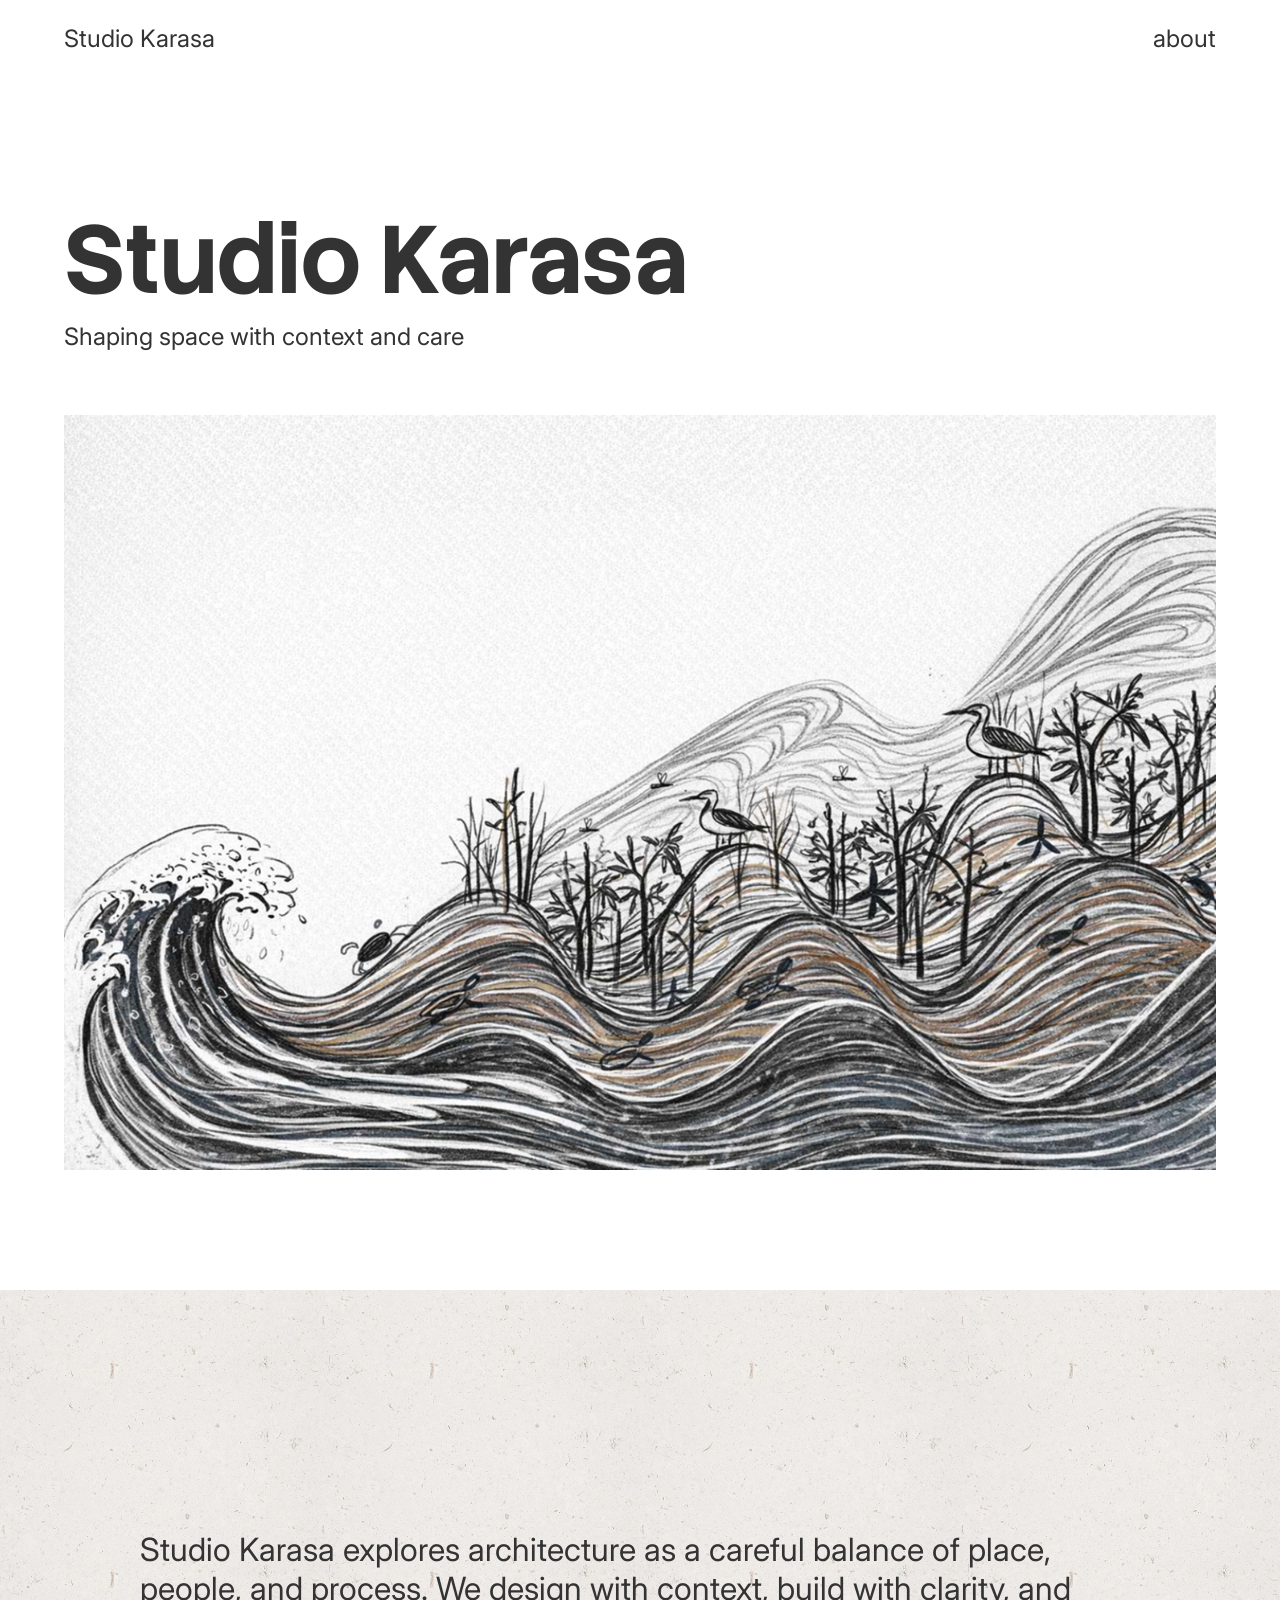
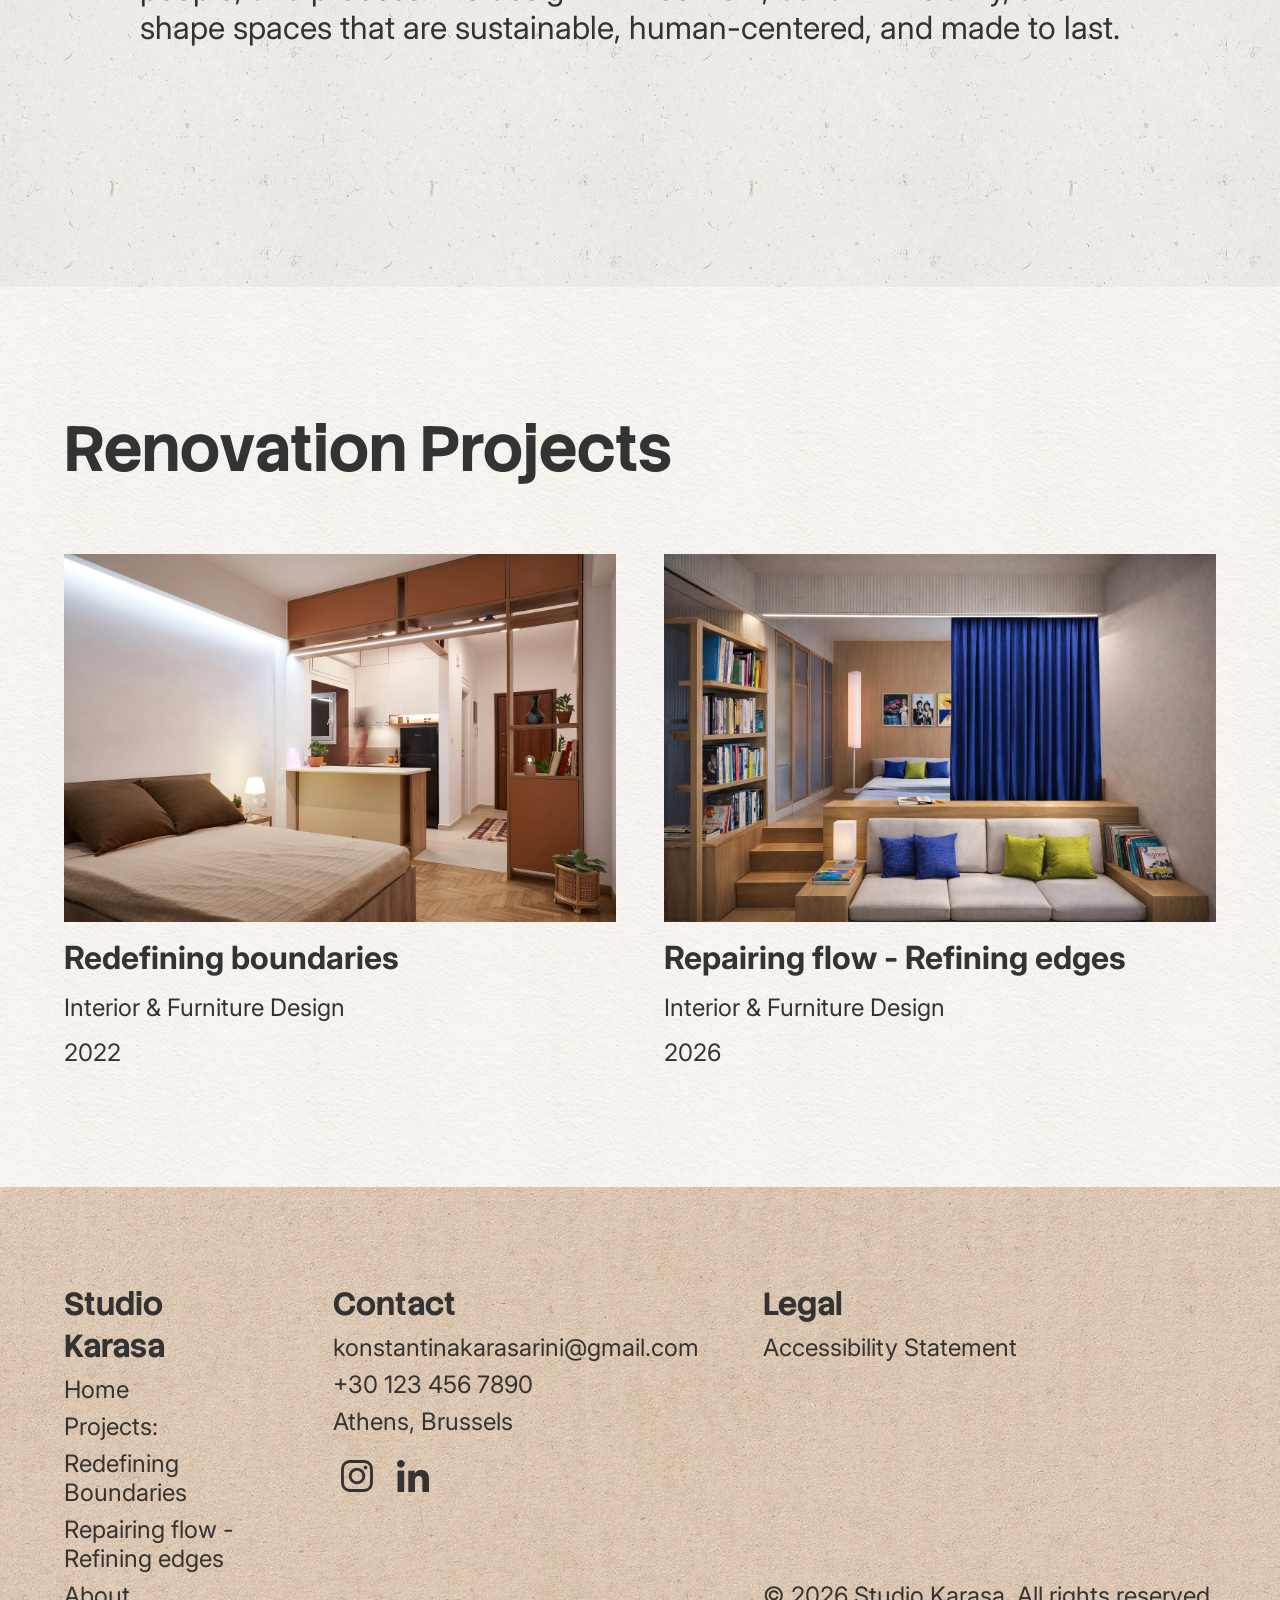
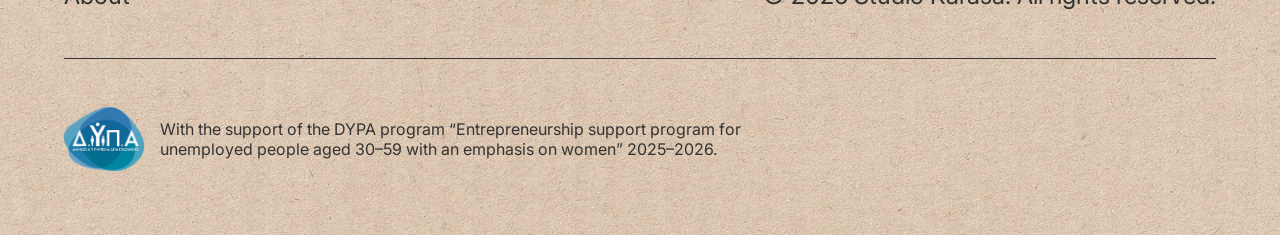
<file: index.html>
<!doctype html>
<html lang="en">
  <head>
    <meta charset="UTF-8" />
    <meta name="viewport" content="width=device-width, initial-scale=1.0" />
    <title>Studio Karasa</title>
    <link rel="stylesheet" href="style.css" />
  </head>
  <body>
    <nav>
      <a href="index.html">Studio Karasa</a>
      <a href="about.html">about</a>
    </nav>
    <main>
      <div class="hero">
        <div class="projectHeroTxt">
          <h1>Studio Karasa</h1>
          <p>Shaping space with context and care</p>
        </div>

        <img src="imgs\WaveIllustration.webp" alt="wave in nature illustration" />
      </div>
      <div class="mission">
        <!-- <h2>Our approach</h2> -->
        <p>
          Studio Karasa explores architecture as a careful balance of place,
          people, and process. We design with context, build with clarity, and
          shape spaces that are sustainable, human-centered, and made to last.
        </p>
      </div>
      <!-- <div class="values">
        <h2>Core Values</h2>
        <div class="card-container">
          <div class="value-card">
            <img src="imgs\urban.jpg" alt="Urban Thinking Icon" />
            <h3>Urban & Environment Thinking</h3>
            <p>Designing with city, context, and climate in mind.</p>
          </div>
          <div class="value-card">
            <img src="imgs\construction.jpg" alt="Project Management Icon" />
            <h3>Project Management & Construction Skills</h3>
            <p>From concept to build, with clarity and control.</p>
          </div>
          <div class="value-card">
            <img src="imgs\sustainable.jpg" alt="Sustainability Icon" />
            <h3>Sustainable & Human-Centered Solutions</h3>
            <p>Spaces that support people and last over time.</p>
          </div>
        </div>
      </div> -->
      <div class="renov-projects" id="projects">
        <h2>Renovation Projects</h2>
        <div class="card-container">
          <a href="redefiningBoundaries.html" class="project-card">
            <img src="project1\DSC01676.webp" alt="" />
            <h3>Redefining boundaries</h3>
            <p>Interior & Furniture Design</p>
            <p>2022</p>
          </a>
          <a href="repairingFlow.html" class="project-card">
            <img src="project2\render1.webp" alt="" />

            <h3>Repairing flow - Refining edges</h3>
            <p>Interior & Furniture Design</p>
            <p>2026</p>
          </a>
        </div>
      </div>
      <!-- <div class="urban-projects">
      <h2>Urban Projects</h2>
      <div class="card-container">
        <div class="project-card">
          <h3>Project Name</h3>
          <p>
            A brief description of the urban project, emphasizing the
            integration of landscape and environmental responsibility in the
            design.
          </p>
        </div>
        <div class="project-card">
          <h3>Project Name</h3>
          <p>
            A brief description of the urban project, emphasizing the
            integration of landscape and environmental responsibility in the
            design.
          </p>
        </div>
      </div>
    </div> -->
    </main>
    <footer>
      <div class="row">
        <div class="col">
          <h3>Studio Karasa</h3>
          <a href="index.html">Home</a>
          <P>Projects:</p>
           <a href="redefiningBoundaries.html">Redefining Boundaries</a>
           <a href="repairingFlow.html">Repairing flow - Refining edges</a>
    
          <a href="about.html">About</a>
        </div>
        <div class="col">
          <h3>Contact</h3>
          <p>konstantinakarasarini@gmail.com</p>
          <p>+30 123 456 7890</p>
          <p>Athens, Brussels</p>

          <div class="socials">
            <a href="https://www.instagram.com/karasa_sketches?igsh=M2k4bXcxYTNqY3My&utm_source=qr" target="_blank"
              ><img src="imgs/Insta.svg" alt="Instagram"
            /></a>
            <a href="https://www.linkedin.com/in/konstantina-nikoletta-karasarini-8410b9204/" target="_blank"
              ><img src="imgs/linkedin.svg" alt="LinkedIn"
            /></a>
          </div>
        </div>
        <div class="col-between">
          <div class="col">
            <h3>Legal</h3>
            <a href="accessibilityStatement.html">Accessibility Statement</a>
          </div>
          <div class="copyright">
            <p>&copy; 2026 Studio Karasa. All rights reserved.</p>
          </div>
        </div>
      </div>
      <div class="dypa">
        <img src="imgs\DYPA_logo.png" alt="dypa logo" />
        <p>
          With the support of the DYPA program “Entrepreneurship support program
          for unemployed people aged 30–59 with an emphasis on women” 2025–2026.
        </p>
      </div>
    </footer>
  </body>
</html>
</file>
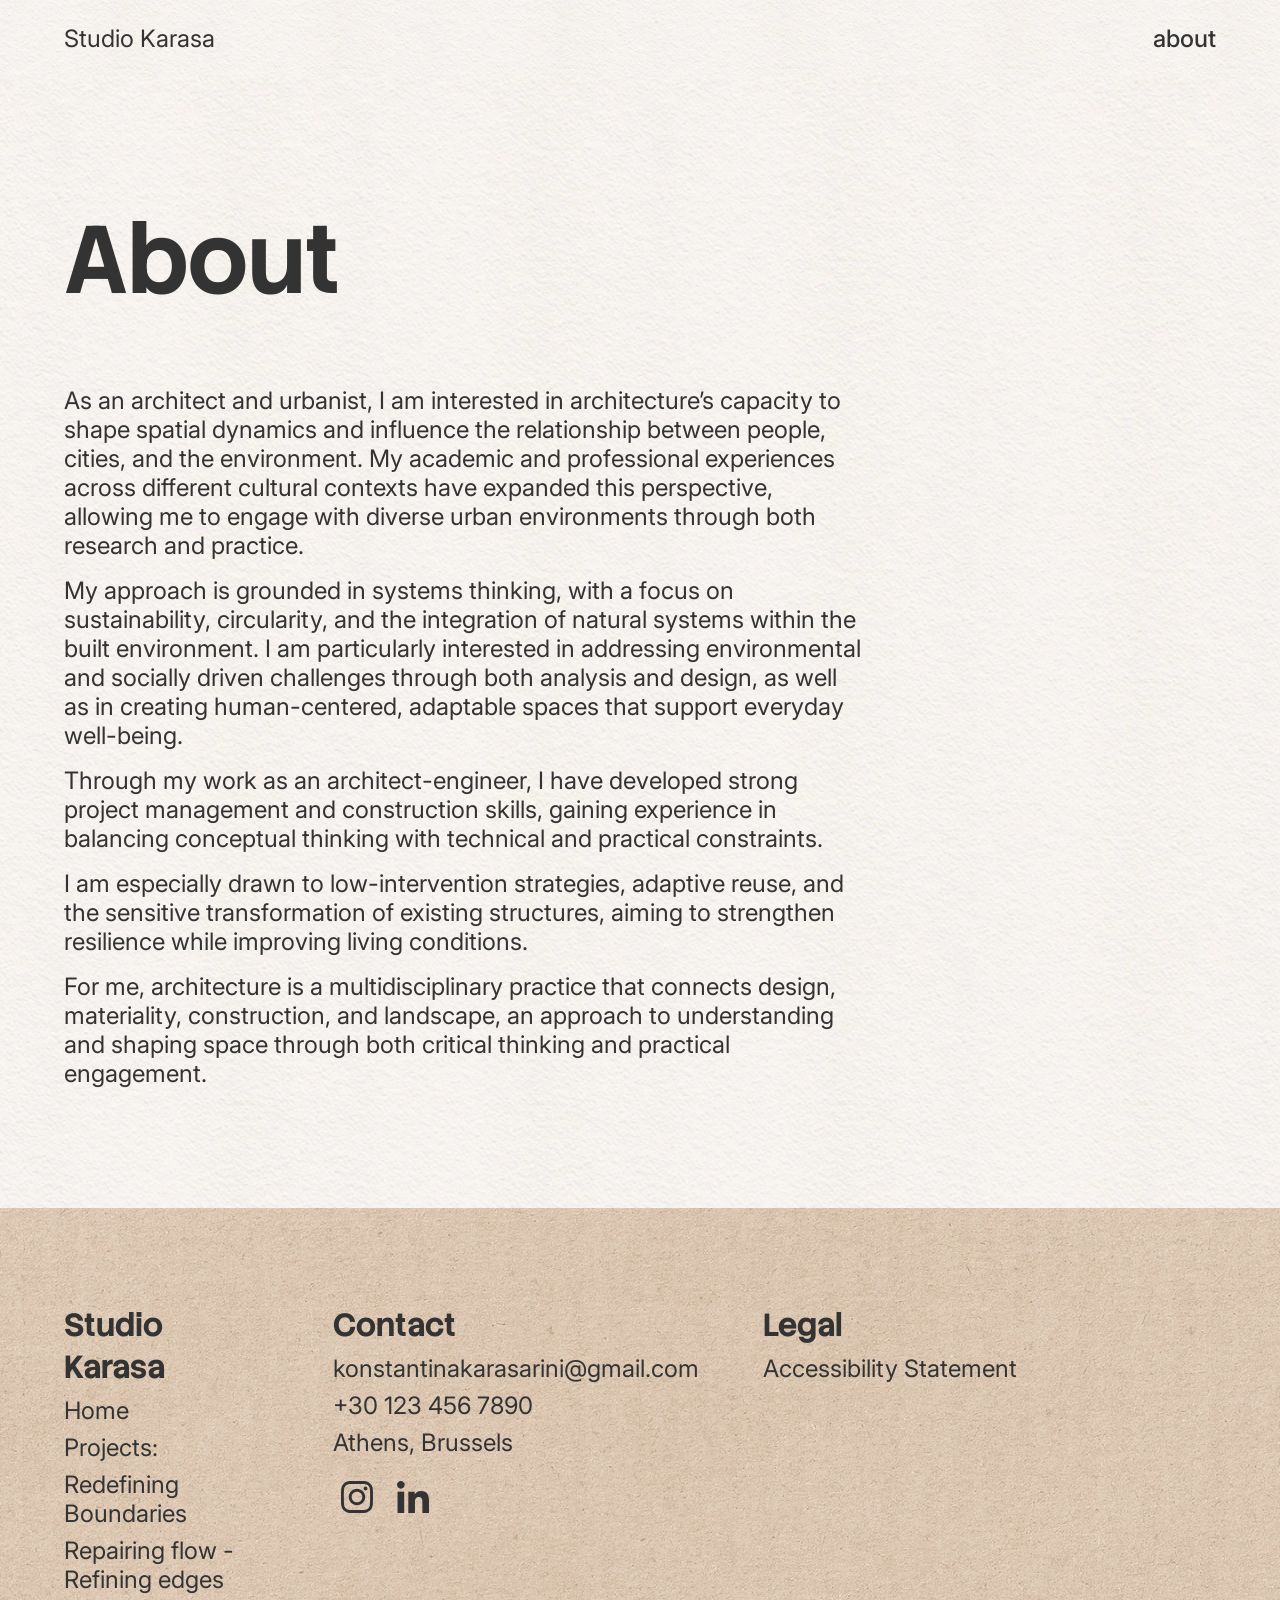
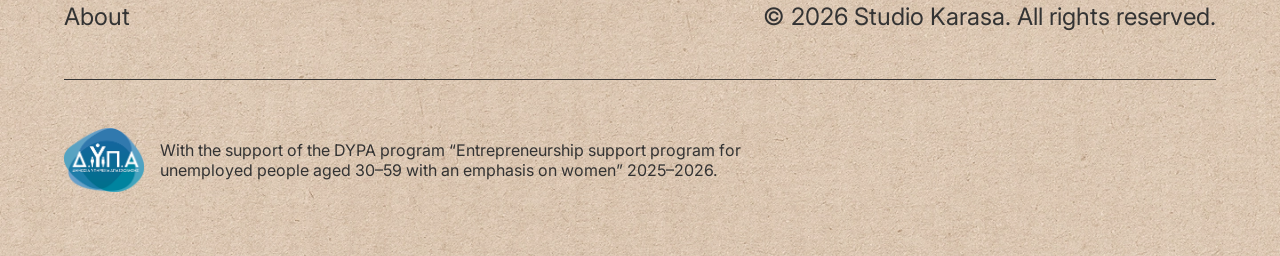
<file: about.html>
<!doctype html>
<html lang="en">
  <head>
    <meta charset="UTF-8" />
    <meta name="viewport" content="width=device-width, initial-scale=1.0" />
    <title>Studio Karas: About</title>
    <link rel="stylesheet" href="style.css" />
  </head>
  <body class="aboutPage">
    <nav>
      <a href="index.html">Studio Karasa</a>
      <a href="about.html" class="active">about</a>
    </nav>
    <main class="about">
      <h1>About</h1>
      <div class="about-txt">
        <p>
          As an architect and urbanist, I am interested in architecture’s
          capacity to shape spatial dynamics and influence the relationship
          between people, cities, and the environment. My academic and
          professional experiences across different cultural contexts have
          expanded this perspective, allowing me to engage with diverse urban
          environments through both research and practice.
        </p>
        <p>
          My approach is grounded in systems thinking, with a focus on
          sustainability, circularity, and the integration of natural systems
          within the built environment. I am particularly interested in
          addressing environmental and socially driven challenges through both
          analysis and design, as well as in creating human-centered, adaptable
          spaces that support everyday well-being.
        </p>
        <p>
          Through my work as an architect-engineer, I have developed strong
          project management and construction skills, gaining experience in
          balancing conceptual thinking with technical and practical
          constraints.
        </p>
        <p>
          I am especially drawn to low-intervention strategies, adaptive reuse,
          and the sensitive transformation of existing structures, aiming to
          strengthen resilience while improving living conditions.
        </p>

        <p>
          For me, architecture is a multidisciplinary practice that connects
          design, materiality, construction, and landscape, an approach to
          understanding and shaping space through both critical thinking and
          practical engagement.
        </p>
      </div>
    </main>
    <footer>
      <div class="row">
        <div class="col">
          <h3>Studio Karasa</h3>
          <a href="index.html">Home</a>
          <P>Projects:</p>
           <a href="redefiningBoundaries.html">Redefining Boundaries</a>
           <a href="repairingFlow.html">Repairing flow - Refining edges</a>
    
          <a href="about.html">About</a>
        </div>
        <div class="col">
          <h3>Contact</h3>
          <p>konstantinakarasarini@gmail.com</p>
          <p>+30 123 456 7890</p>
          <p>Athens, Brussels</p>

          <div class="socials">
            <a href="https://www.instagram.com/karasa_sketches?igsh=M2k4bXcxYTNqY3My&utm_source=qr" target="_blank"
              ><img src="imgs/Insta.svg" alt="Instagram"
            /></a>
            <a href="https://www.linkedin.com/in/konstantina-nikoletta-karasarini-8410b9204/" target="_blank"
              ><img src="imgs/linkedin.svg" alt="LinkedIn"
            /></a>
          </div>
        </div>
        <div class="col-between">
          <div class="col">
            <h3>Legal</h3>
            <a href="accessibilityStatement.html">Accessibility Statement</a>
          </div>
          <div class="copyright">
            <p>&copy; 2026 Studio Karasa. All rights reserved.</p>
          </div>
        </div>
      </div>
      <div class="dypa">
        <img src="imgs\DYPA_logo.png" alt="dypa logo" />
        <p>
          With the support of the DYPA program “Entrepreneurship support program
          for unemployed people aged 30–59 with an emphasis on women” 2025–2026.
        </p>
      </div>
    </footer>
  </body>
</html>
</file>
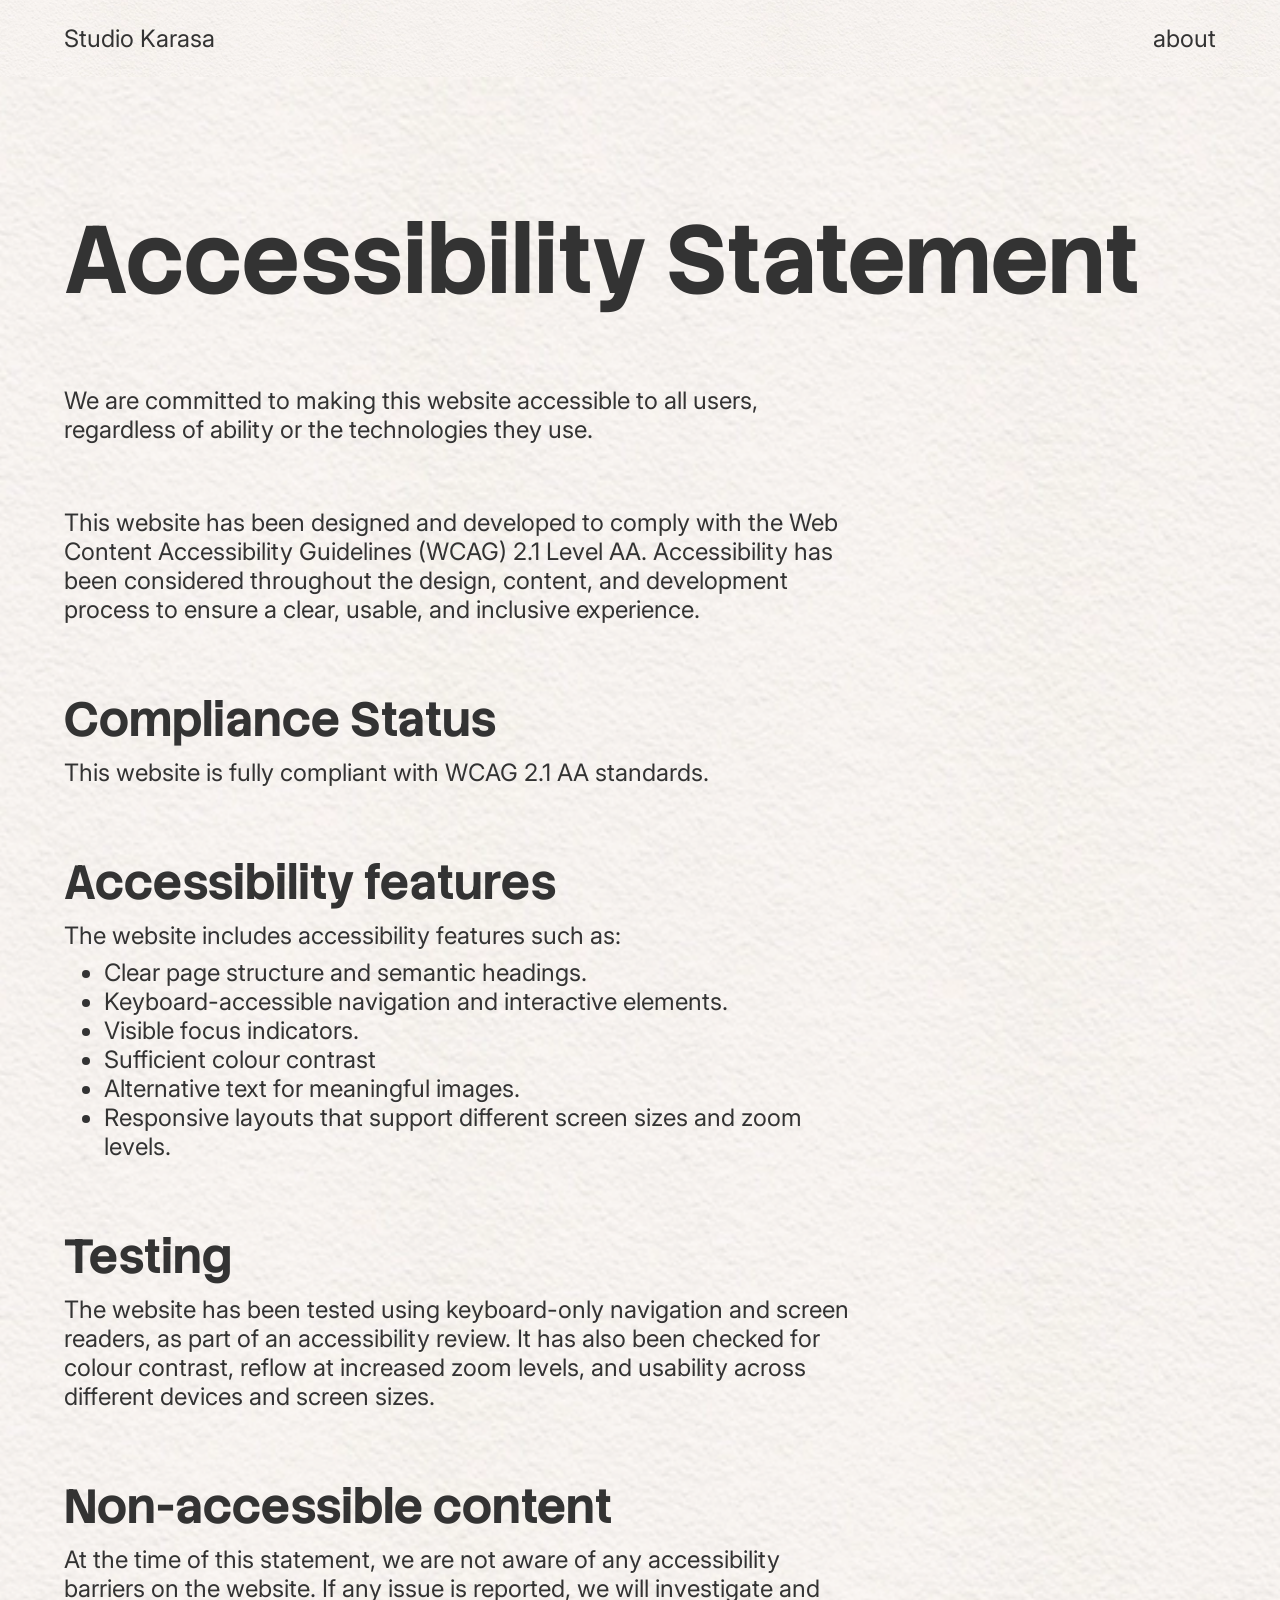
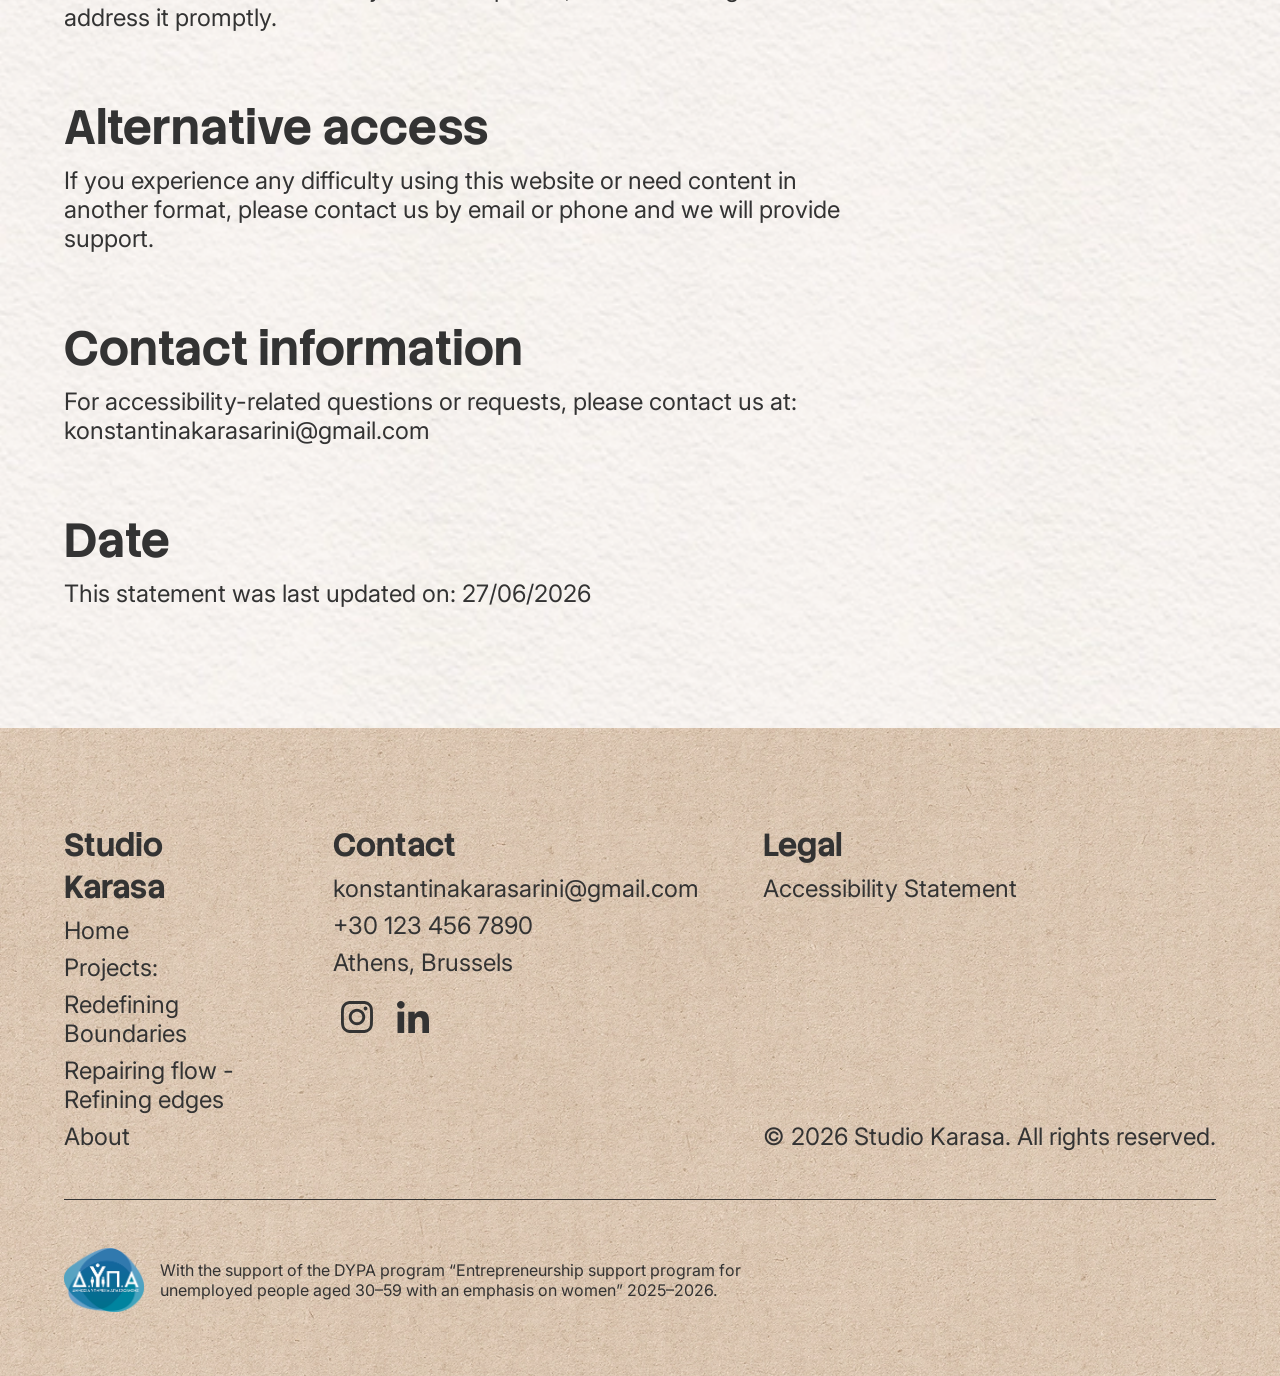
<file: accessibilityStatement.html>
<!doctype html>
<html lang="en">
  <head>
    <meta charset="UTF-8" />
    <meta name="viewport" content="width=device-width, initial-scale=1.0" />
    <title>Studio Karasa</title>
    <link rel="stylesheet" href="style.css" />
  </head>
  <body class="axPage">
    <nav>
      <a href="index.html">Studio Karasa</a>
      <a href="about.html">about</a>
    </nav>
    <main class="ax">
      <h1>Accessibility Statement</h1>
      <div class="ax-txt">
        <p>
          We are committed to making this website accessible to all users,
          regardless of ability or the technologies they use.
        </p>
        <p>
          This website has been designed and developed to comply with the Web
          Content Accessibility Guidelines (WCAG) 2.1 Level AA. Accessibility
          has been considered throughout the design, content, and development
          process to ensure a clear, usable, and inclusive experience.
        </p>

        <div class="col">
          <h2>Compliance Status</h2>
          <p>This website is fully compliant with WCAG 2.1 AA standards.</p>
        </div>
        <div class="col">
          <h2>Accessibility features</h2>
          <p>The website includes accessibility features such as:</p>
          <ul>
            <li>Clear page structure and semantic headings.</li>
            <li>Keyboard-accessible navigation and interactive elements.</li>
            <li>Visible focus indicators.</li>
            <li>Sufficient colour contrast</li>
            <li>Alternative text for meaningful images.</li>
            <li>
              Responsive layouts that support different screen sizes and zoom
              levels.
            </li>
          </ul>
        </div>
        <div class="col">
          <h2>Testing</h2>
          <p>
            The website has been tested using keyboard-only navigation and
            screen readers, as part of an accessibility review. It has also been
            checked for colour contrast, reflow at increased zoom levels, and
            usability across different devices and screen sizes.
          </p>
        </div>
        <div class="col">
          <h2>Non-accessible content</h2>
          <p>
            At the time of this statement, we are not aware of any accessibility
            barriers on the website. If any issue is reported, we will
            investigate and address it promptly.
          </p>
        </div>
        <div class="col">
          <h2>Alternative access</h2>
          <p>
            If you experience any difficulty using this website or need content
            in another format, please contact us by email or phone and we will
            provide support.
          </p>
        </div>
        <div class="col">
          <h2>Contact information</h2>
          <p>
            For accessibility-related questions or requests, please contact us
            at: konstantinakarasarini@gmail.com
          </p>
        </div>
        <div class="col">
          <h2>Date</h2>
          <p>This statement was last updated on: 27/06/2026</p>
        </div>
      </div>
    </main>
    <footer>
      <div class="row">
        <div class="col">
          <h3>Studio Karasa</h3>
          <a href="index.html">Home</a>
          <P>Projects:</p>
           <a href="redefiningBoundaries.html">Redefining Boundaries</a>
           <a href="repairingFlow.html">Repairing flow - Refining edges</a>
    
          <a href="about.html">About</a>
        </div>
        <div class="col">
          <h3>Contact</h3>
          <p>konstantinakarasarini@gmail.com</p>
          <p>+30 123 456 7890</p>
          <p>Athens, Brussels</p>

          <div class="socials">
            <a href="https://www.instagram.com/karasa_sketches?igsh=M2k4bXcxYTNqY3My&utm_source=qr" target="_blank"
              ><img src="imgs/Insta.svg" alt="Instagram"
            /></a>
            <a href="https://www.linkedin.com/in/konstantina-nikoletta-karasarini-8410b9204/" target="_blank"
              ><img src="imgs/linkedin.svg" alt="LinkedIn"
            /></a>
          </div>
        </div>
        <div class="col-between">
          <div class="col">
            <h3>Legal</h3>
            <a href="accessibilityStatement.html">Accessibility Statement</a>
          </div>
          <div class="copyright">
            <p>&copy; 2026 Studio Karasa. All rights reserved.</p>
          </div>
        </div>
      </div>
      <div class="dypa">
        <img src="imgs\DYPA_logo.png" alt="dypa logo" />
        <p>
          With the support of the DYPA program “Entrepreneurship support program
          for unemployed people aged 30–59 with an emphasis on women” 2025–2026.
        </p>
      </div>
    </footer>
  </body>
</html>
</file>
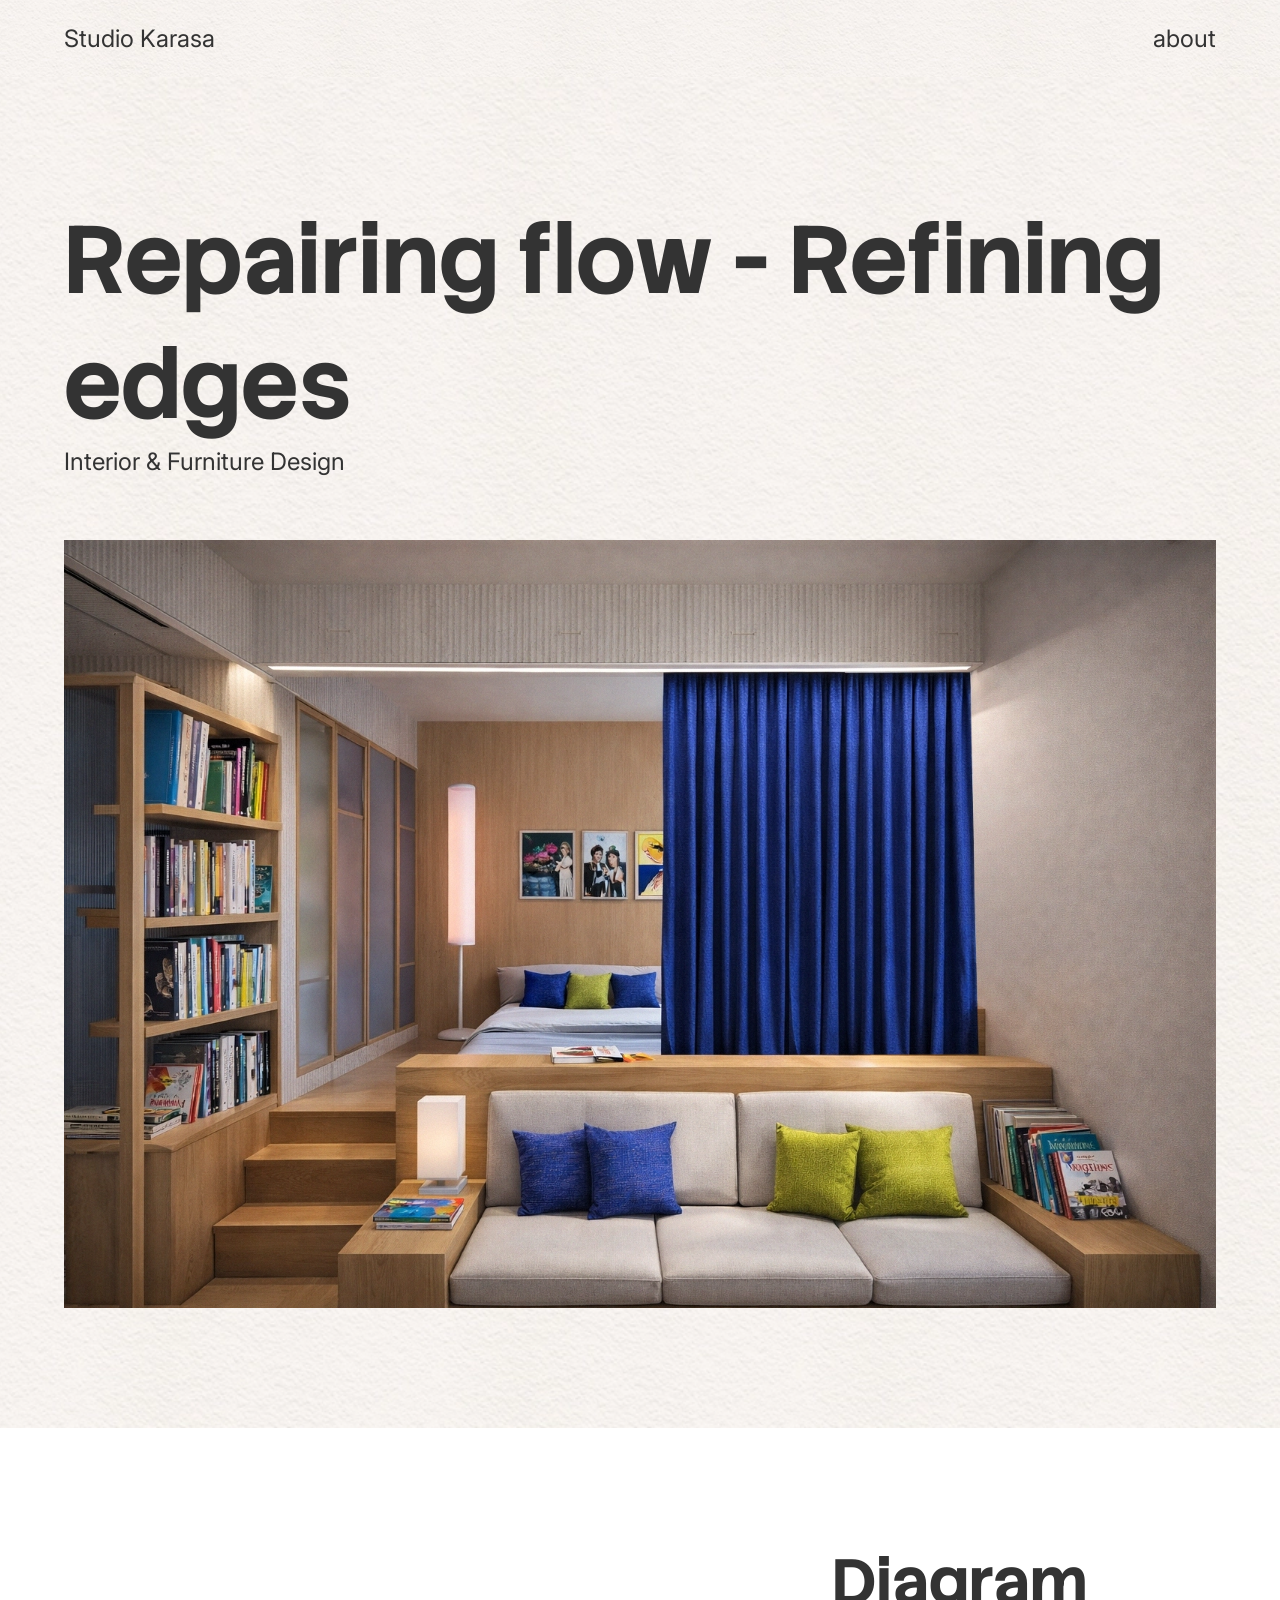
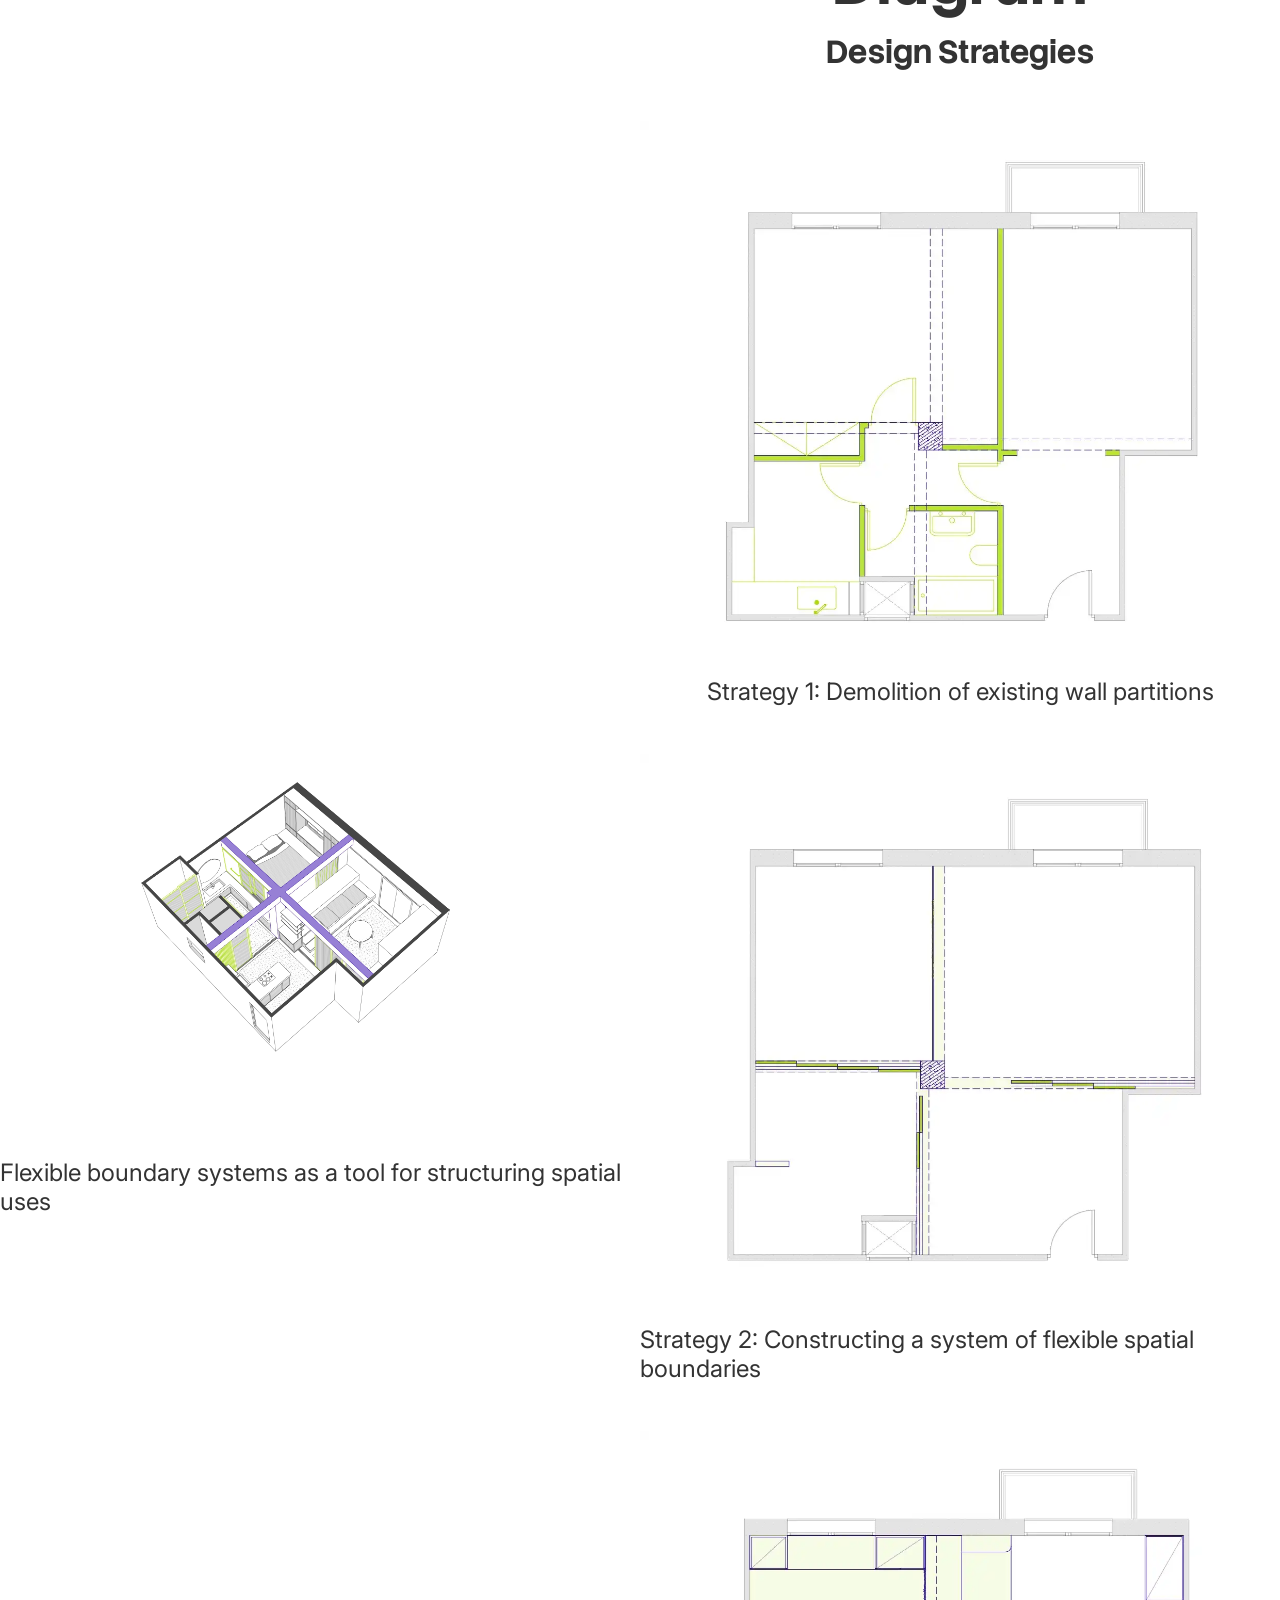
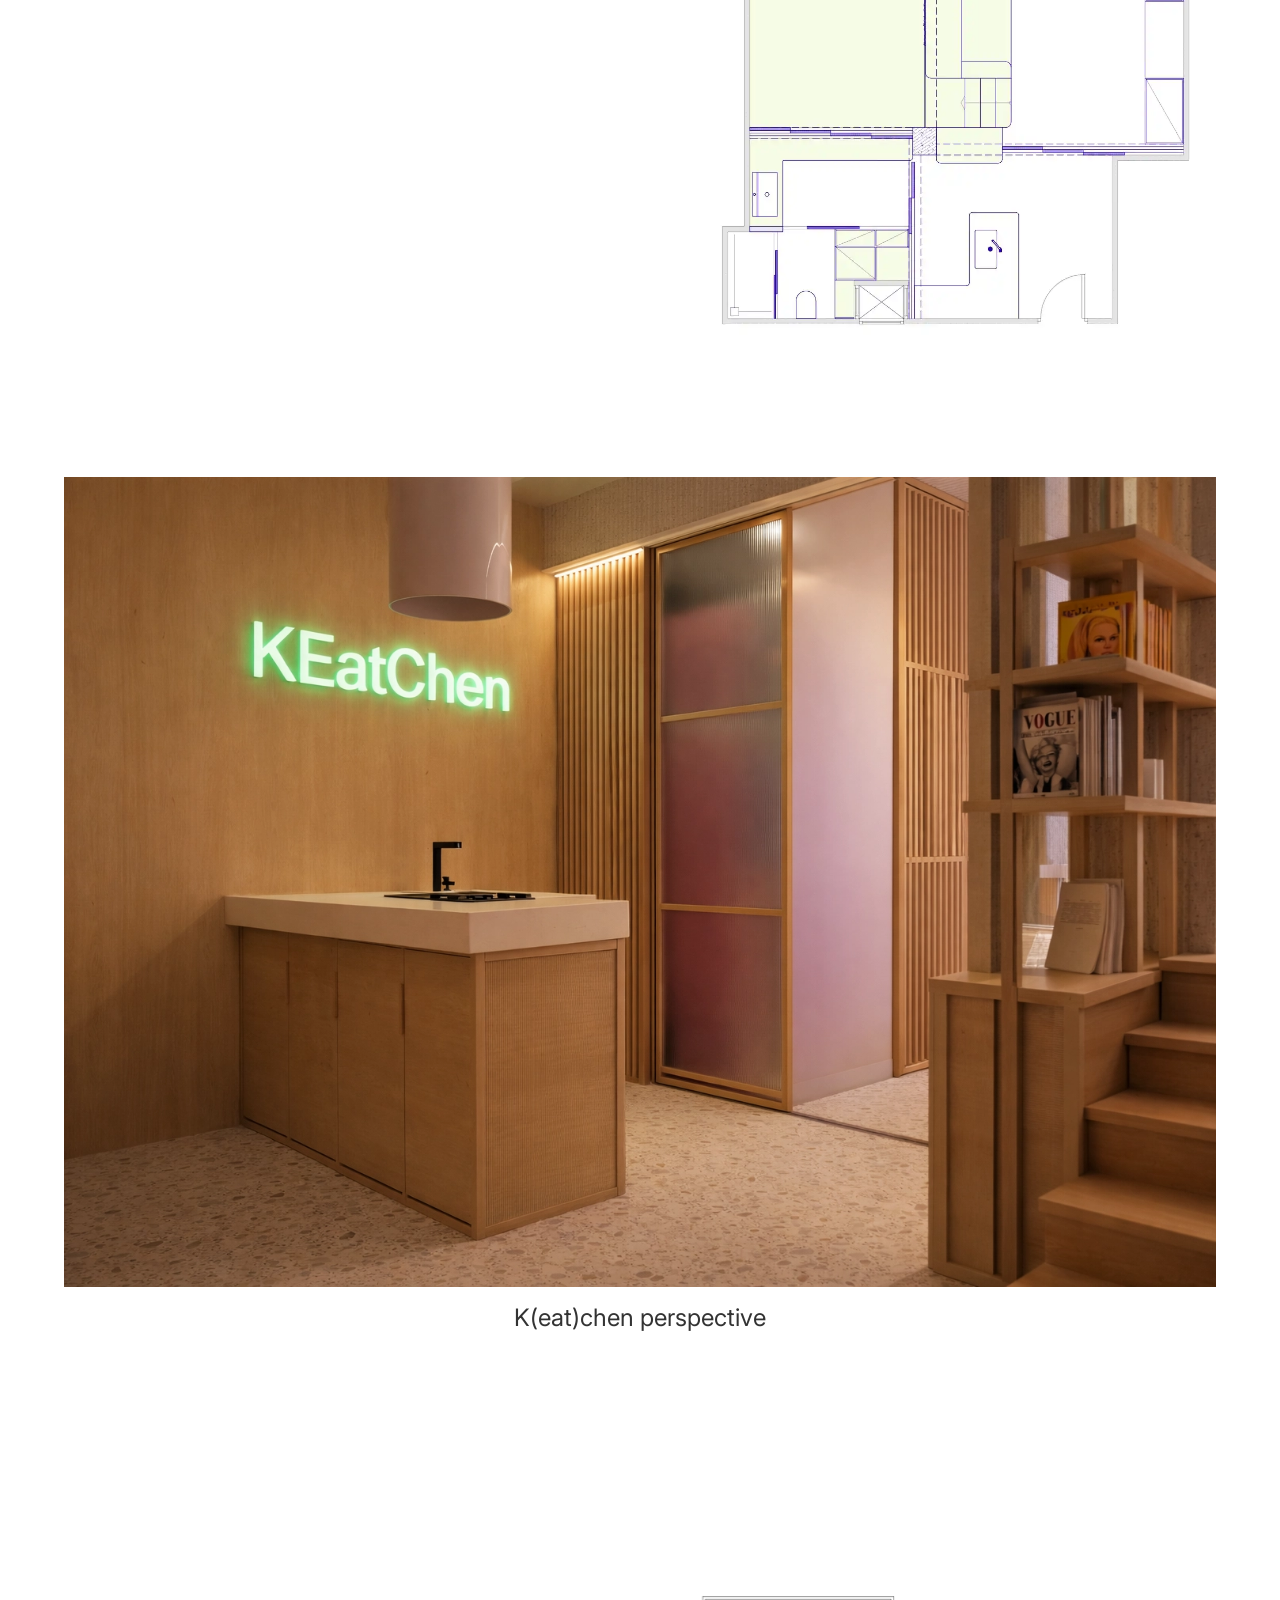
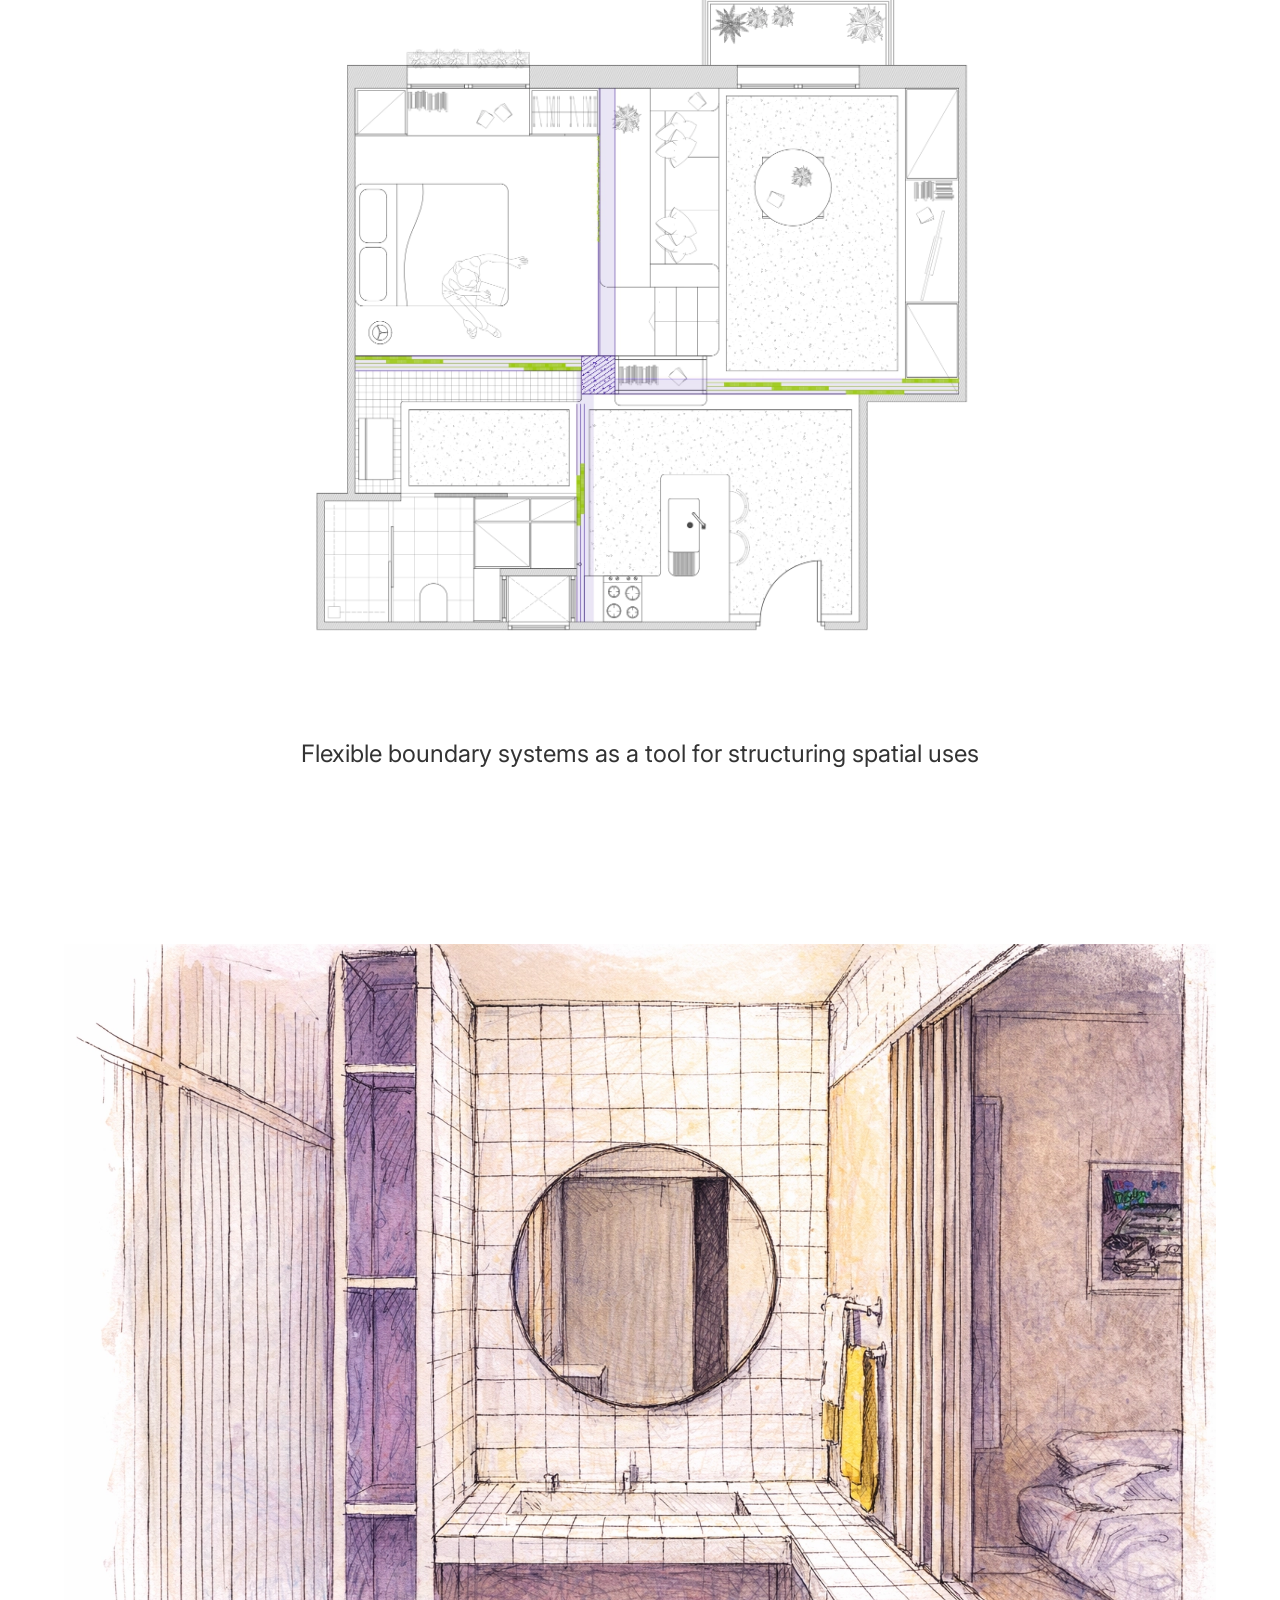
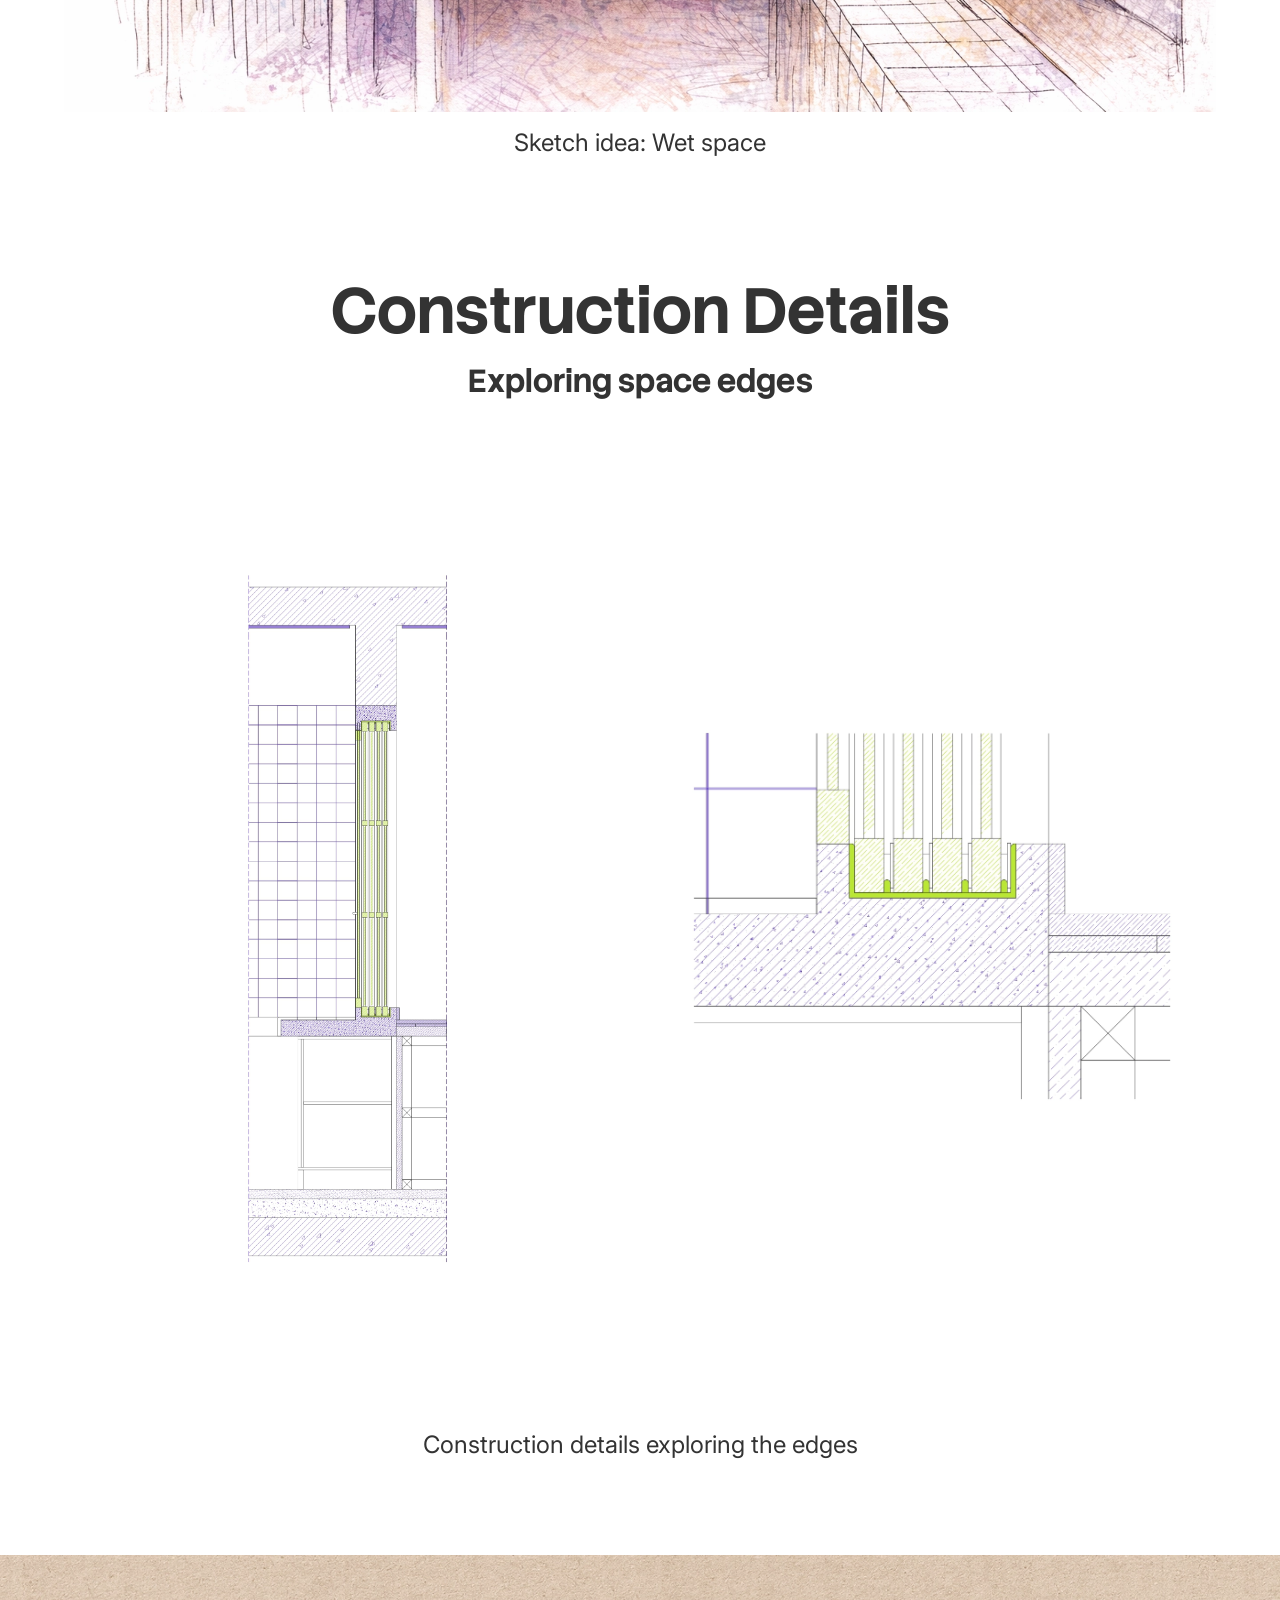
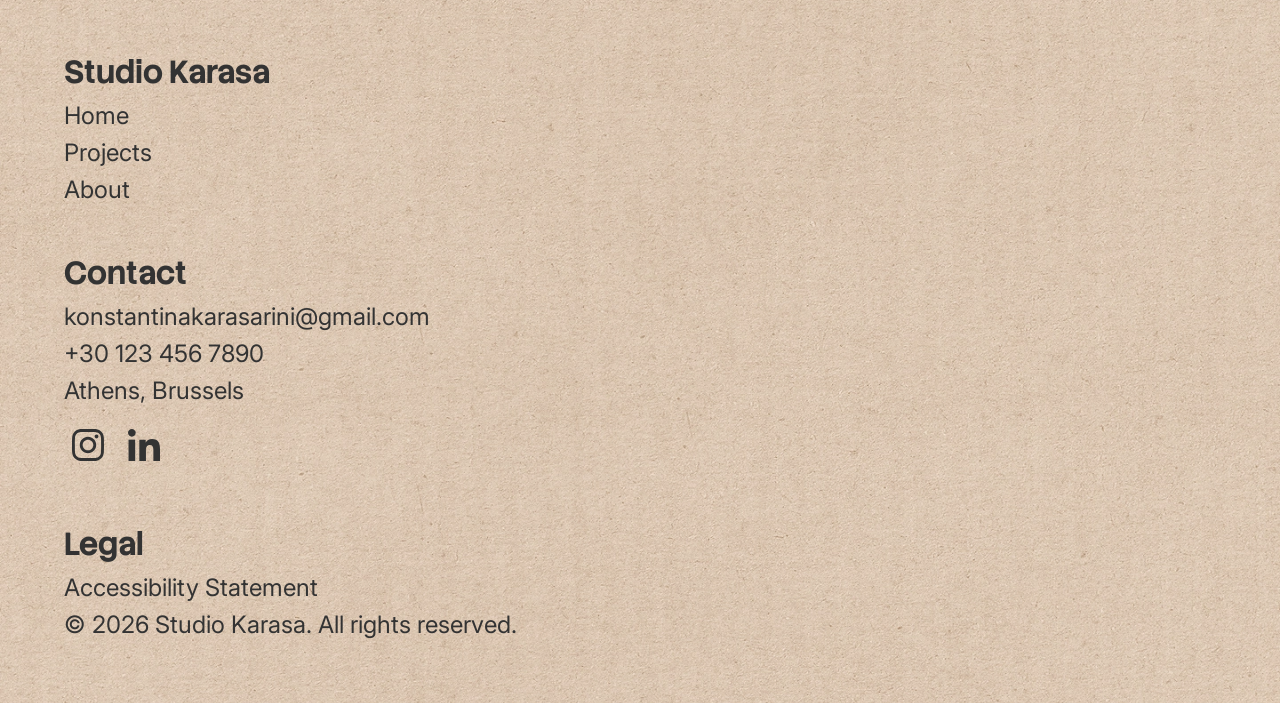
<file: projectPage2.html>
<!doctype html>
<html lang="en">
  <head>
    <meta charset="UTF-8" />
    <meta name="viewport" content="width=device-width, initial-scale=1.0" />
    <title>Studio Karasa</title>
    <link rel="stylesheet" href="style.css" />
  </head>
  <body class="projectPage">
    <nav>
      <a href="index.html">Studio Karasa</a>
      <a href="about.html">about</a>
    </nav>
    <main>
      <div class="projectHero">
        <div class="projectHeroTxt">
          <h1>Repairing flow - Refining edges</h1>
          <p>Interior & Furniture Design</p>
        </div>

        <img src="project2\render1.webp" alt="View from living room to the bedroom" />
      </div>
      <div class="projectContainer">
        <div class="projectTxt"></div>
        <div class="projectImgGrid">
          <div class="projectImg">
            <img
              src="project2\Αξονομετρικο-Model_page-0001.webp"
              alt="Axonometric 3d drawing of the apartment"
            />
            <p>
              Flexible boundary systems as a tool for structuring spatial uses
            </p>
          </div>
          <div class="projectImgCol">
            <div class="text-center">
              <h2>Diagram</h2>
              <h3>Design Strategies</h3>
            </div>
            <div class="projectImg">
              <img
                src="project2\Diagram - Wall demolish_page-0001.webp"
                alt="Floor plan before intervention"
              />
              <p>Strategy 1: Demolition of existing wall partitions</p>
            </div>
            <div class="projectImg">
              <img
                src="project2\Diagram - Flexible Walls_page-0001.webp"
                alt="Floor plan after intervention"
              />
              <p>
                Strategy 2: Constructing a system of flexible spatial boundaries
              </p>
            </div>
            <div class="projectImg">
              <img
                src="project2\Diagram - Elevated floor_page-0001.webp"
                alt="Floor plan after intervention with furniture"
              />
              <!-- <p>Furniture details</p> -->
            </div>
          </div>
        </div>
        <div class="projectImgs">
          <div class="projectImg">
            <img src="project2\render2.webp" alt="View from the living room to the kitchen" />
            <p>K(eat)chen perspective</p>
          </div>
        </div>
        <div class="projectImgs">
          <div class="projectImg">
            <img
              src="project2\catoikia_rev4_page-0001.webp"
              alt="Floor plan: Apartment after the renovation"
            />
            <p>
              Flexible boundary systems as a tool for structuring spatial uses
            </p>
          </div>
        </div>
        <div class="projectImgs">
          <div class="projectImg">
            <img src="project2\Sketch.webp" alt="Sketch: View from the kitchen to the bathroom" />
            <p>Sketch idea: Wet space</p>
          </div>
        </div>
        <div class="text-center">
          <h2>Construction Details</h2>
          <h3>Exploring space edges</h3>
        </div>
        <div class="project2Imgs">
          <div class="projectImg">
            <img
              src="project2\Οικοδομικη Λεπτρομερεια_Πανελα_page-0001.webp"
              alt="Project Image 1"
            />
            <!-- <p>Furniture marks previous boundaries within space</p> -->
          </div>
          <div class="projectImg">
            <img
              src="project2\Οικοδομικη Λεπτρομερεια_Πανελα_1-2_5_page-0001.webp"
              alt="Project Image 1"
            />
            <!-- <p>A space within space</p> -->
          </div>
        </div>
        <div class="text-center">
          <p>Construction details exploring the edges</p>
        </div>
      </div>
    </main>
    <footer>
      <div class="col">
        <h3>Studio Karasa</h3>
        <a href="index.html">Home</a>
        <a href="index.html#projects">Projects</a>
        <!-- <a href="projectPage1.html">Project Page 1</a>
        <a href="projectPage2.html">Project Page 2</a> -->
        <a href="about.html">About</a>
      </div>
      <div class="col">
        <h3>Contact</h3>
        <p>konstantinakarasarini@gmail.com</p>
        <p>+30 123 456 7890</p>
        <p>Athens, Brussels</p>

        <div class="socials">
          <a href="https://www.instagram.com/studio.karasa/" target="_blank"
            ><img src="imgs/Insta.svg" alt="Instagram"
          /></a>
          <a href="https://www.linkedin.com/in/karasarini/" target="_blank"
            ><img src="imgs/linkedin.svg" alt="LinkedIn"
          /></a>
        </div>
      </div>
      <div class="col-between">
        <div class="col">
          <h3>Legal</h3>
          <a href="accessibilityStatement.html">Accessibility Statement</a>
        </div>
        <div class="copyright">
          <p>&copy; 2026 Studio Karasa. All rights reserved.</p>
        </div>
      </div>
    </footer>
  </body>
</html>
</file>
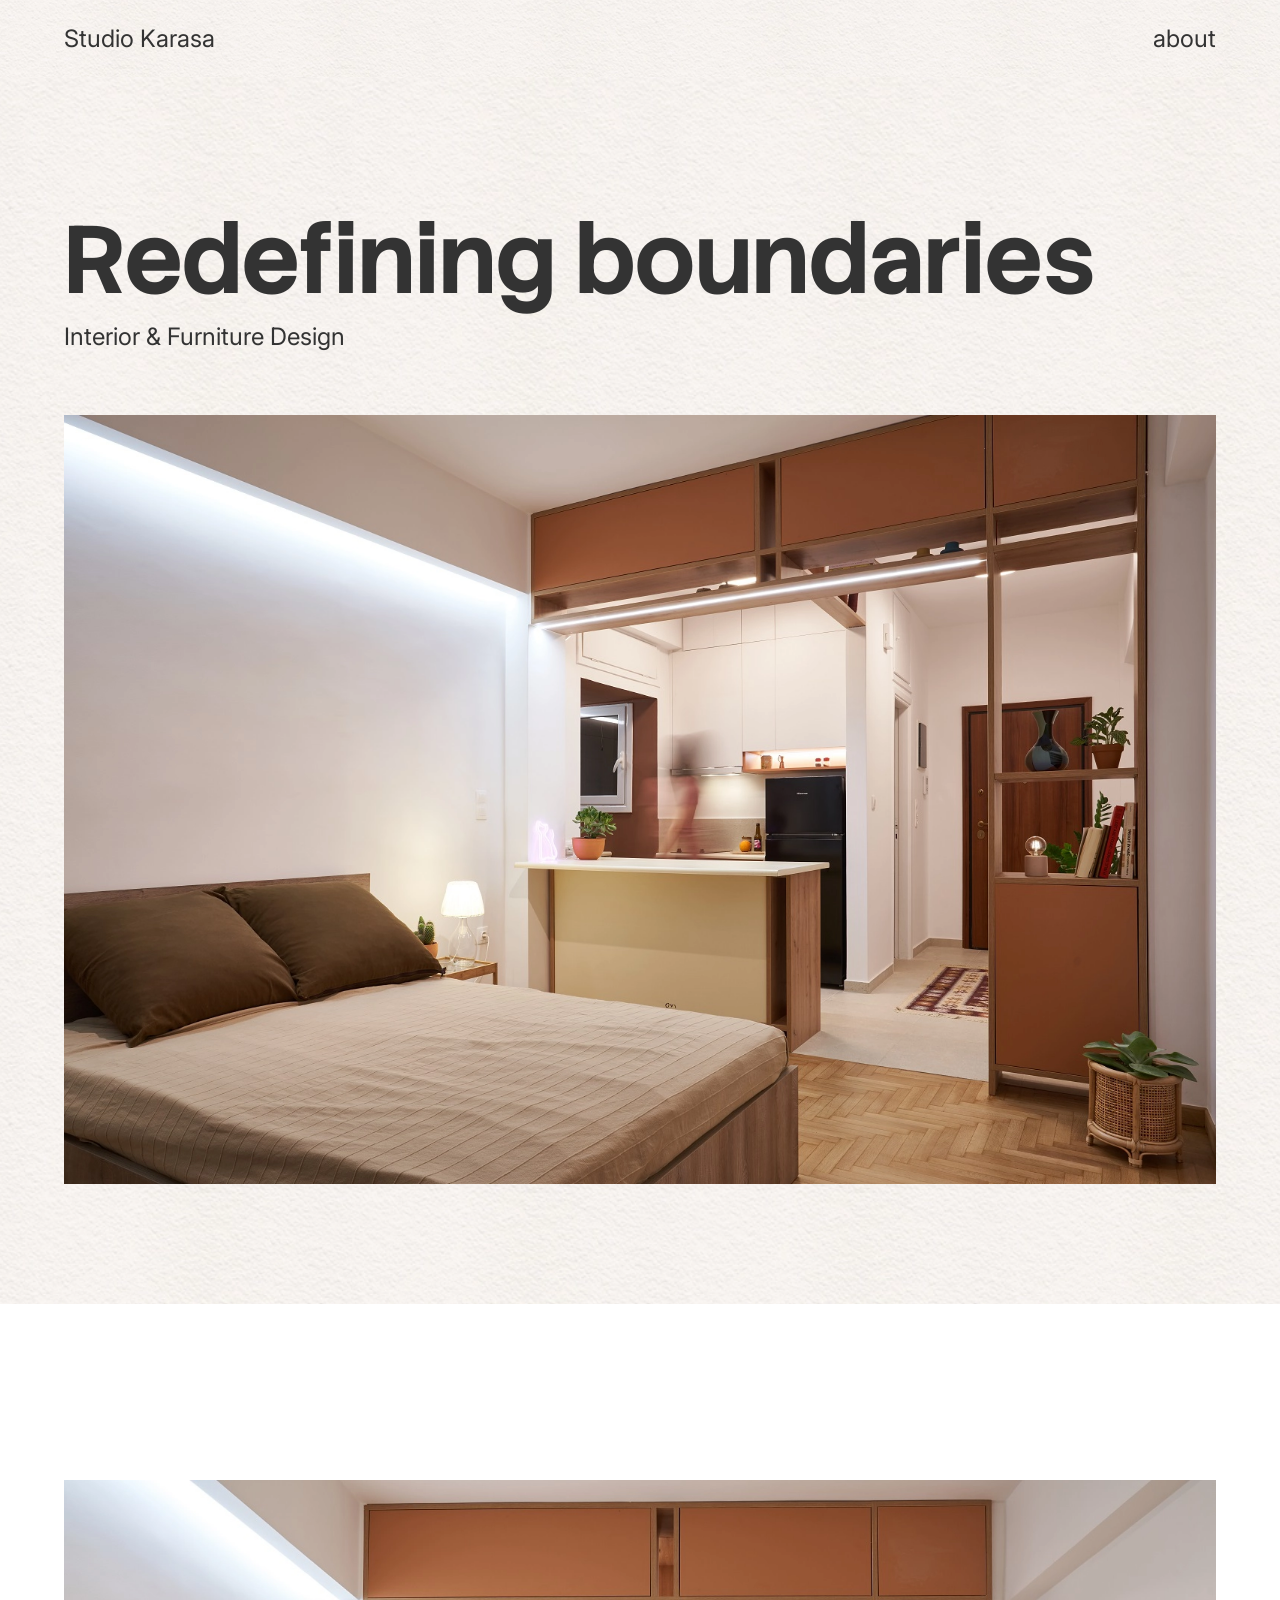
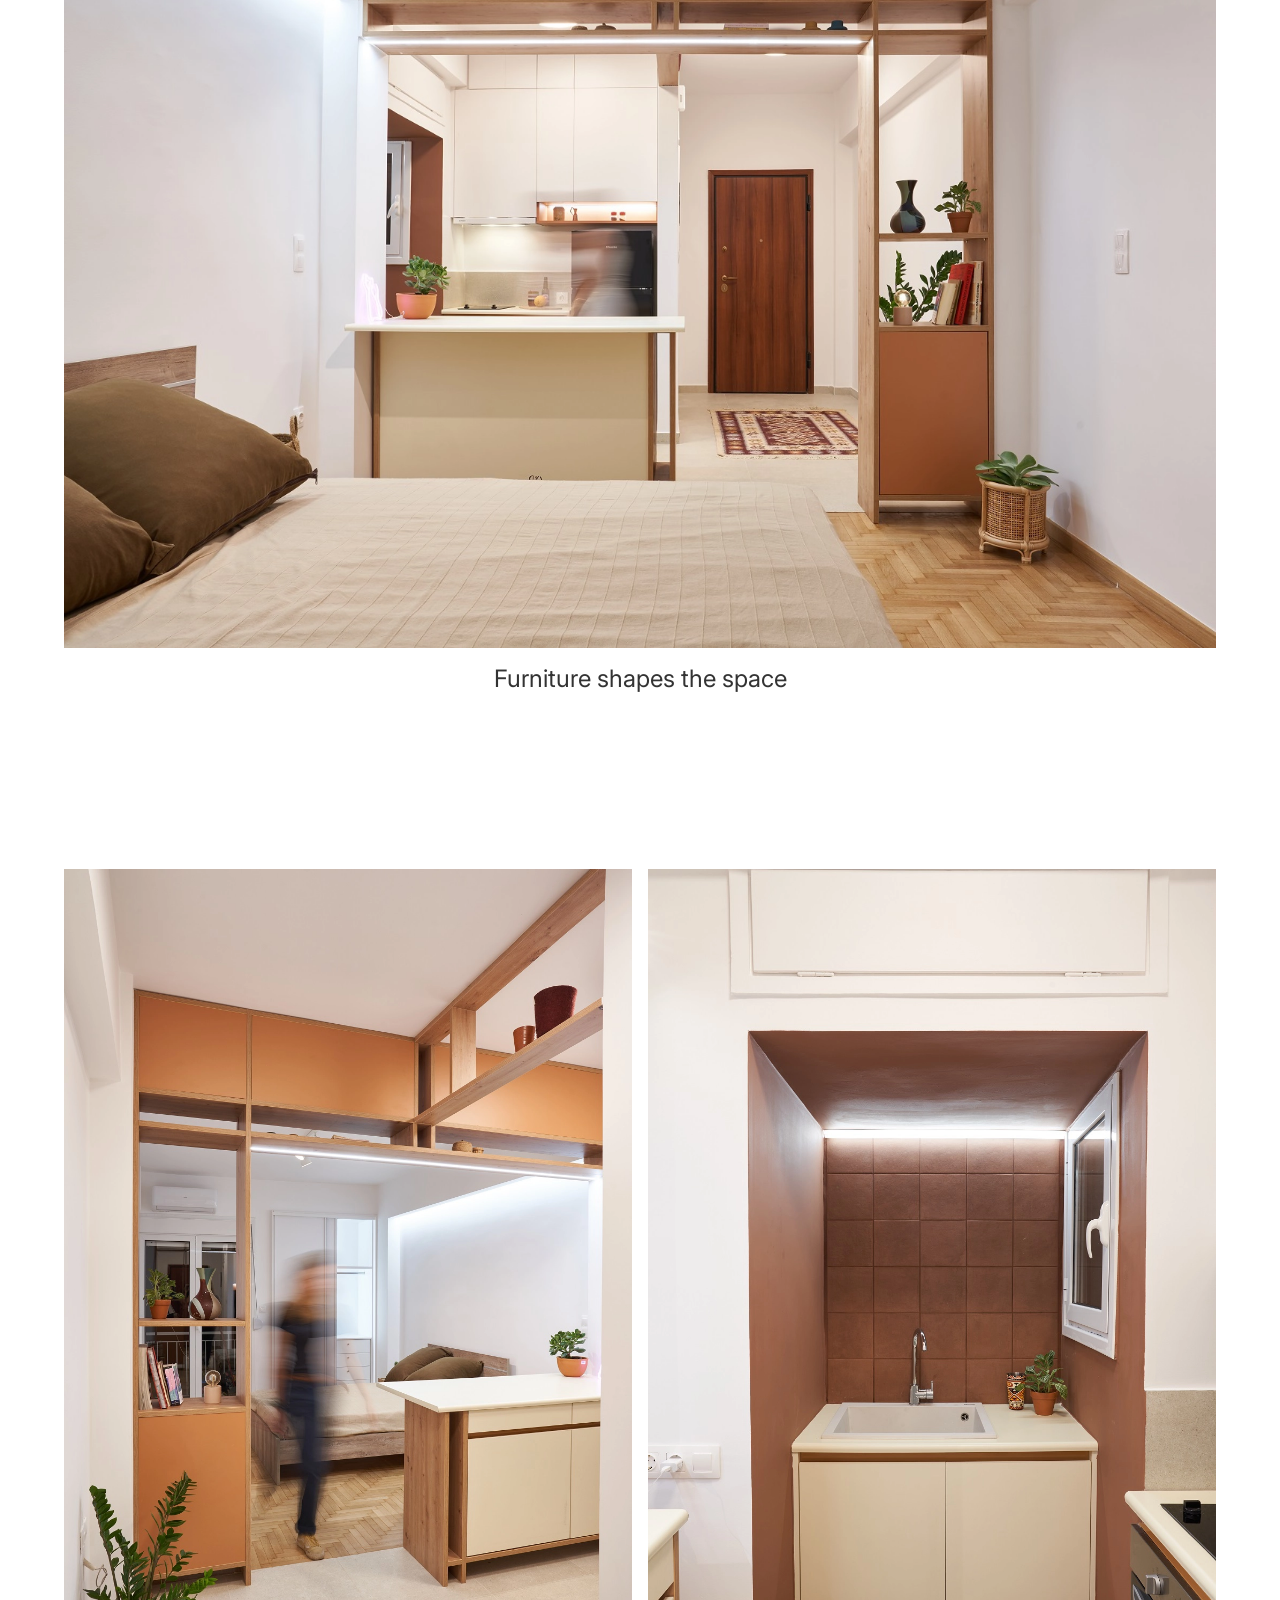
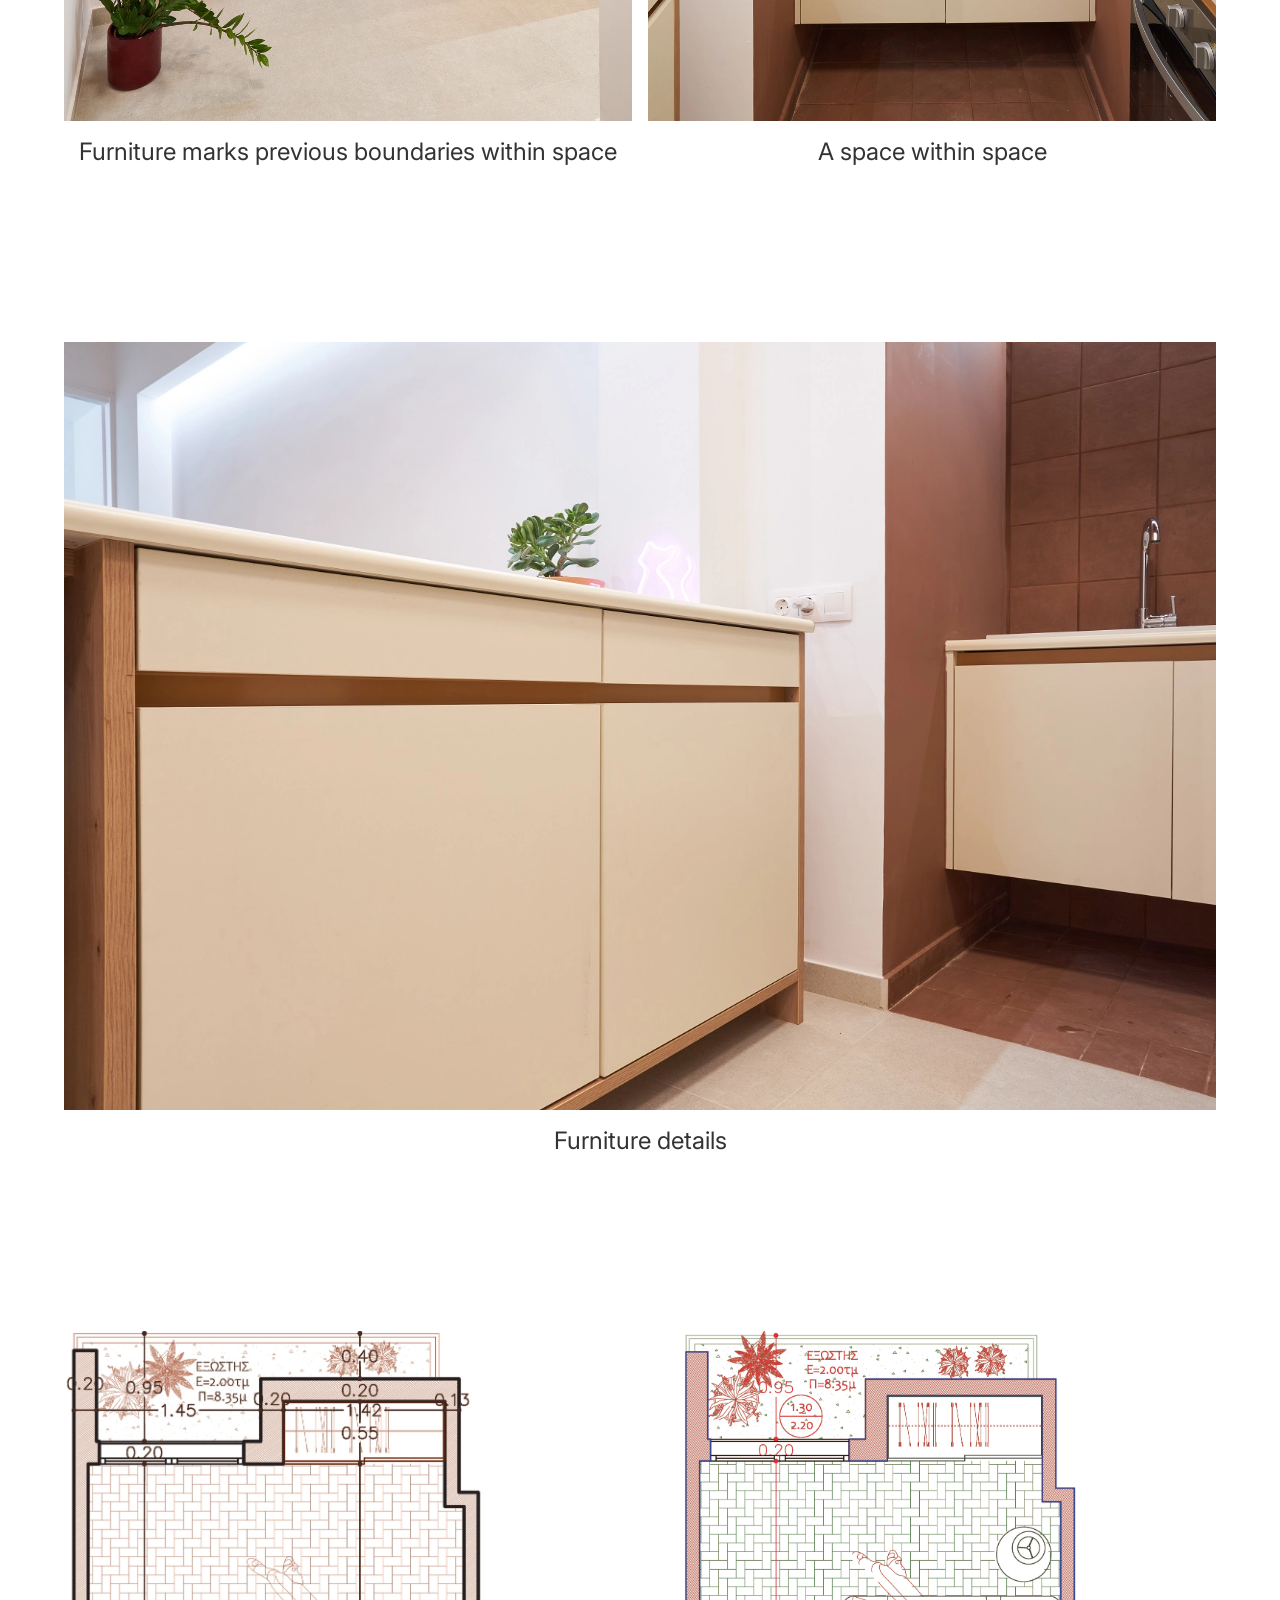
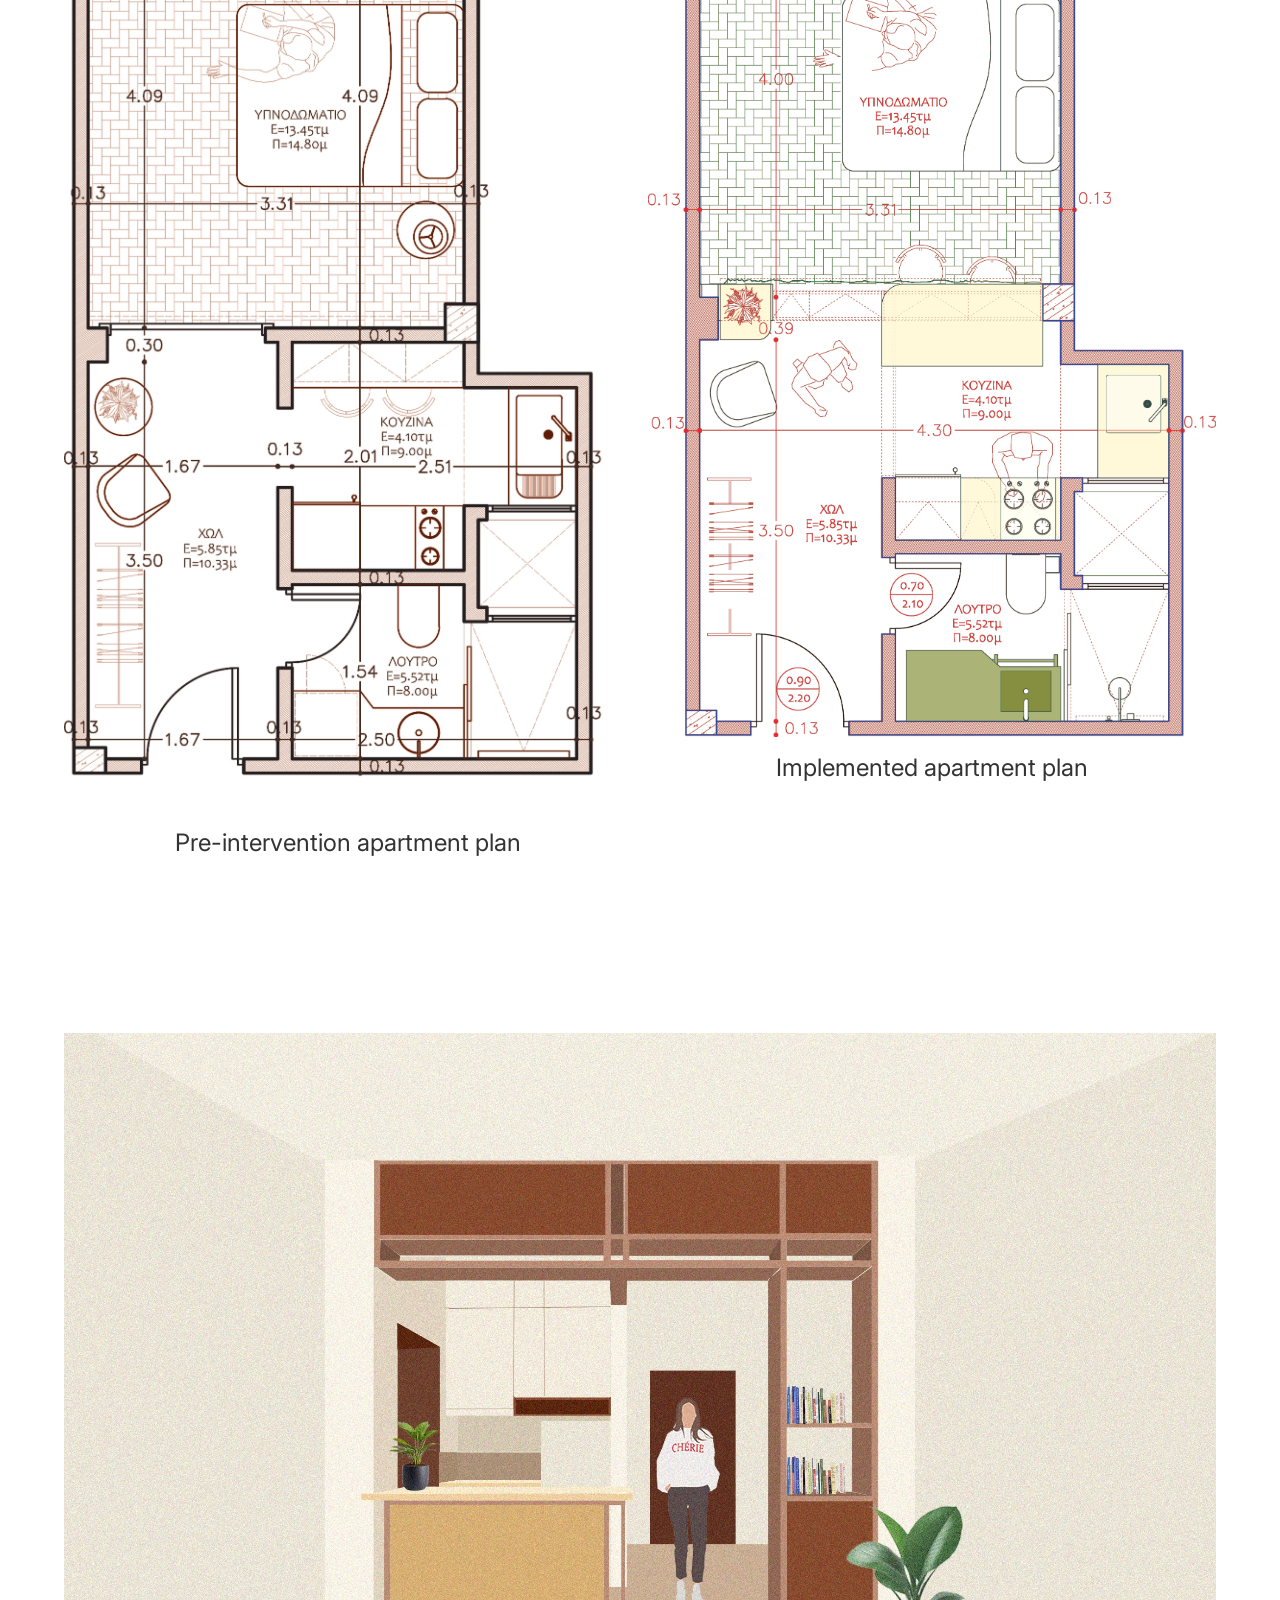
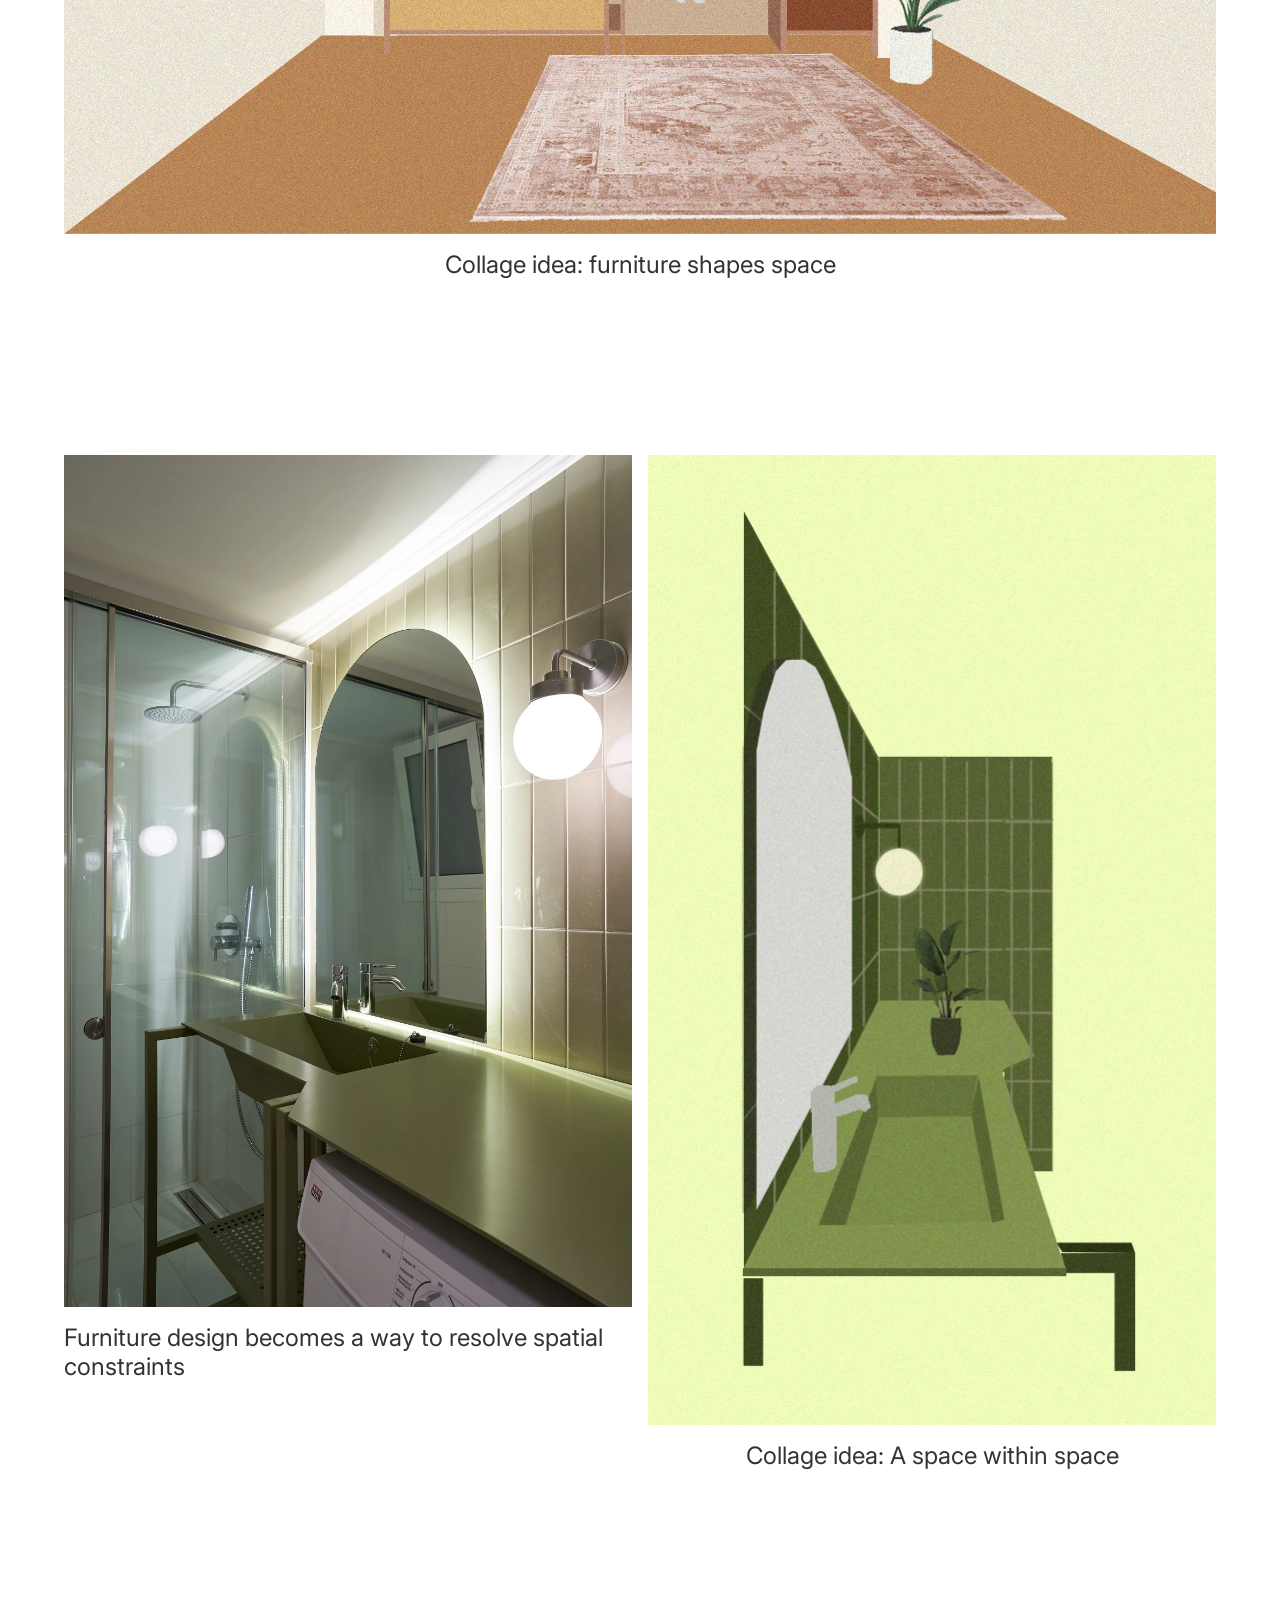
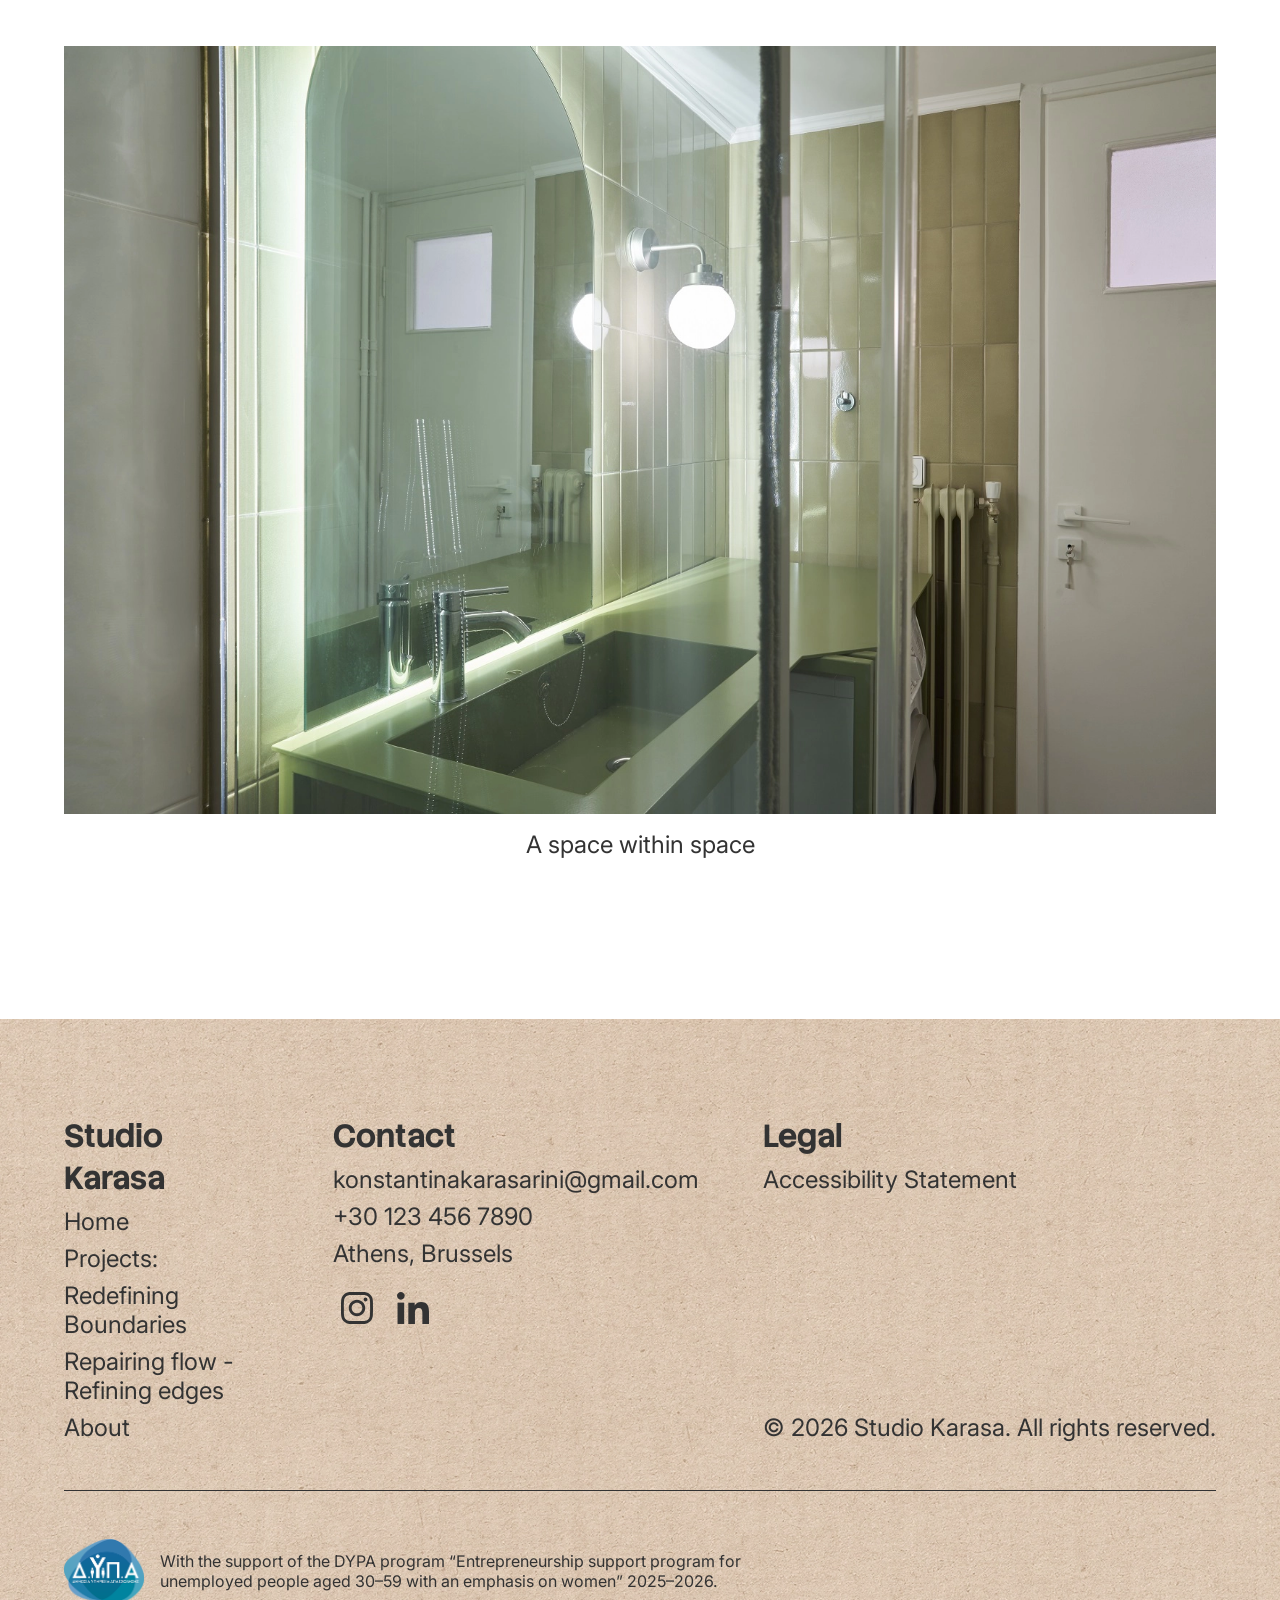
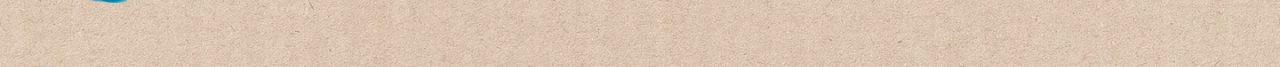
<file: redefiningBoundaries.html>
<!doctype html>
<html lang="en">
  <head>
    <meta charset="UTF-8" />
    <meta name="viewport" content="width=device-width, initial-scale=1.0" />
    <title>Studio Karasa</title>
    <link rel="stylesheet" href="style.css" />
  </head>
  <body class="projectPage">
    <nav>
      <a href="index.html">Studio Karasa</a>
      <a href="about.html">about</a>
    </nav>
    <main>
      <div class="projectHero">
        <div class="projectHeroTxt">
          <h1>Redefining boundaries</h1>
          <p>Interior & Furniture Design</p>
        </div>

        <img
          src="project1\DSC01676.webp"
          alt="View from the bedroom to the kitchen"
        />
      </div>
      <div class="projectContainer">
        <div class="projectTxt"></div>
        <div class="projectImgs">
          <div class="projectImg">
            <img
              src="project1\DSC01683.webp"
              alt="View from the bedroom to the kitchen"
            />
            <p>Furniture shapes the space</p>
          </div>
        </div>
        <div class="project2Imgs">
          <div class="projectImg">
            <img
              src="project1\DSC01702.webp"
              alt="View from the entrance to the bedroom"
            />
            <p>Furniture marks previous boundaries within space</p>
          </div>
          <div class="projectImg">
            <img
              src="project1\DSC01708.webp"
              alt="Front view of the kitchen's sink"
            />
            <p>A space within space</p>
          </div>
        </div>
        <div class="projectImgs">
          <div class="projectImg">
            <img
              src="project1\DSC01712.webp"
              alt="Detailed view of the kitchen's cabinets"
            />
            <p>Furniture details</p>
          </div>
        </div>
        <div class="project2Imgs">
          <div class="projectImg">
            <img
              src="project1\plan1.webp"
              alt="Floor plan: apartment before intervention"
            />
            <p>Pre-intervention apartment plan</p>
          </div>
          <div class="projectImg">
            <img
              src="project1\plan2.webp"
              alt="Floor plan: apartment after intervention"
            />
            <p>Implemented apartment plan</p>
          </div>
        </div>
        <div class="projectImgs">
          <div class="projectImg">
            <img
              src="project1\collage.webp"
              alt="Collage: View from the bedroom to the kitchen"
            />
            <p>Collage idea: furniture shapes space</p>
          </div>
        </div>
        <div class="project2Imgs">
          <div class="projectImg">
            <img
              src="project1\DSC01722.webp"
              alt="Axonometric view of the bathroom's sink furniture"
            />
            <p>Furniture design becomes a way to resolve spatial constraints</p>
          </div>
          <div class="projectImg">
            <img
              src="project1\collage2.webp"
              alt="Collage: side view of bathroom's sink furniture"
            />
            <p>Collage idea: A space within space</p>
          </div>
        </div>
        <div class="projectImgs">
          <div class="projectImg">
            <img
              src="project1\DSC01725.webp"
              alt="Axonometric view of the bathroom's sink furniture"
            />
            <p>A space within space</p>
          </div>
        </div>
      </div>
    </main>
    <footer>
      <div class="row">
        <div class="col">
          <h3>Studio Karasa</h3>
          <a href="index.html">Home</a>
          <P>Projects:</p>
           <a href="redefiningBoundaries.html">Redefining Boundaries</a>
           <a href="repairingFlow.html">Repairing flow - Refining edges</a>
    
          <a href="about.html">About</a>
        </div>
        <div class="col">
          <h3>Contact</h3>
          <p>konstantinakarasarini@gmail.com</p>
          <p>+30 123 456 7890</p>
          <p>Athens, Brussels</p>

          <div class="socials">
            <a href="https://www.instagram.com/karasa_sketches?igsh=M2k4bXcxYTNqY3My&utm_source=qr" target="_blank"
              ><img src="imgs/Insta.svg" alt="Instagram"
            /></a>
            <a href="https://www.linkedin.com/in/konstantina-nikoletta-karasarini-8410b9204/" target="_blank"
              ><img src="imgs/linkedin.svg" alt="LinkedIn"
            /></a>
          </div>
        </div>
        <div class="col-between">
          <div class="col">
            <h3>Legal</h3>
            <a href="accessibilityStatement.html">Accessibility Statement</a>
          </div>
          <div class="copyright">
            <p>&copy; 2026 Studio Karasa. All rights reserved.</p>
          </div>
        </div>
      </div>
      <div class="dypa">
        <img src="imgs\DYPA_logo.png" alt="dypa logo" />
        <p>
          With the support of the DYPA program “Entrepreneurship support program
          for unemployed people aged 30–59 with an emphasis on women” 2025–2026.
        </p>
      </div>
    </footer>
  </body>
</html>
</file>
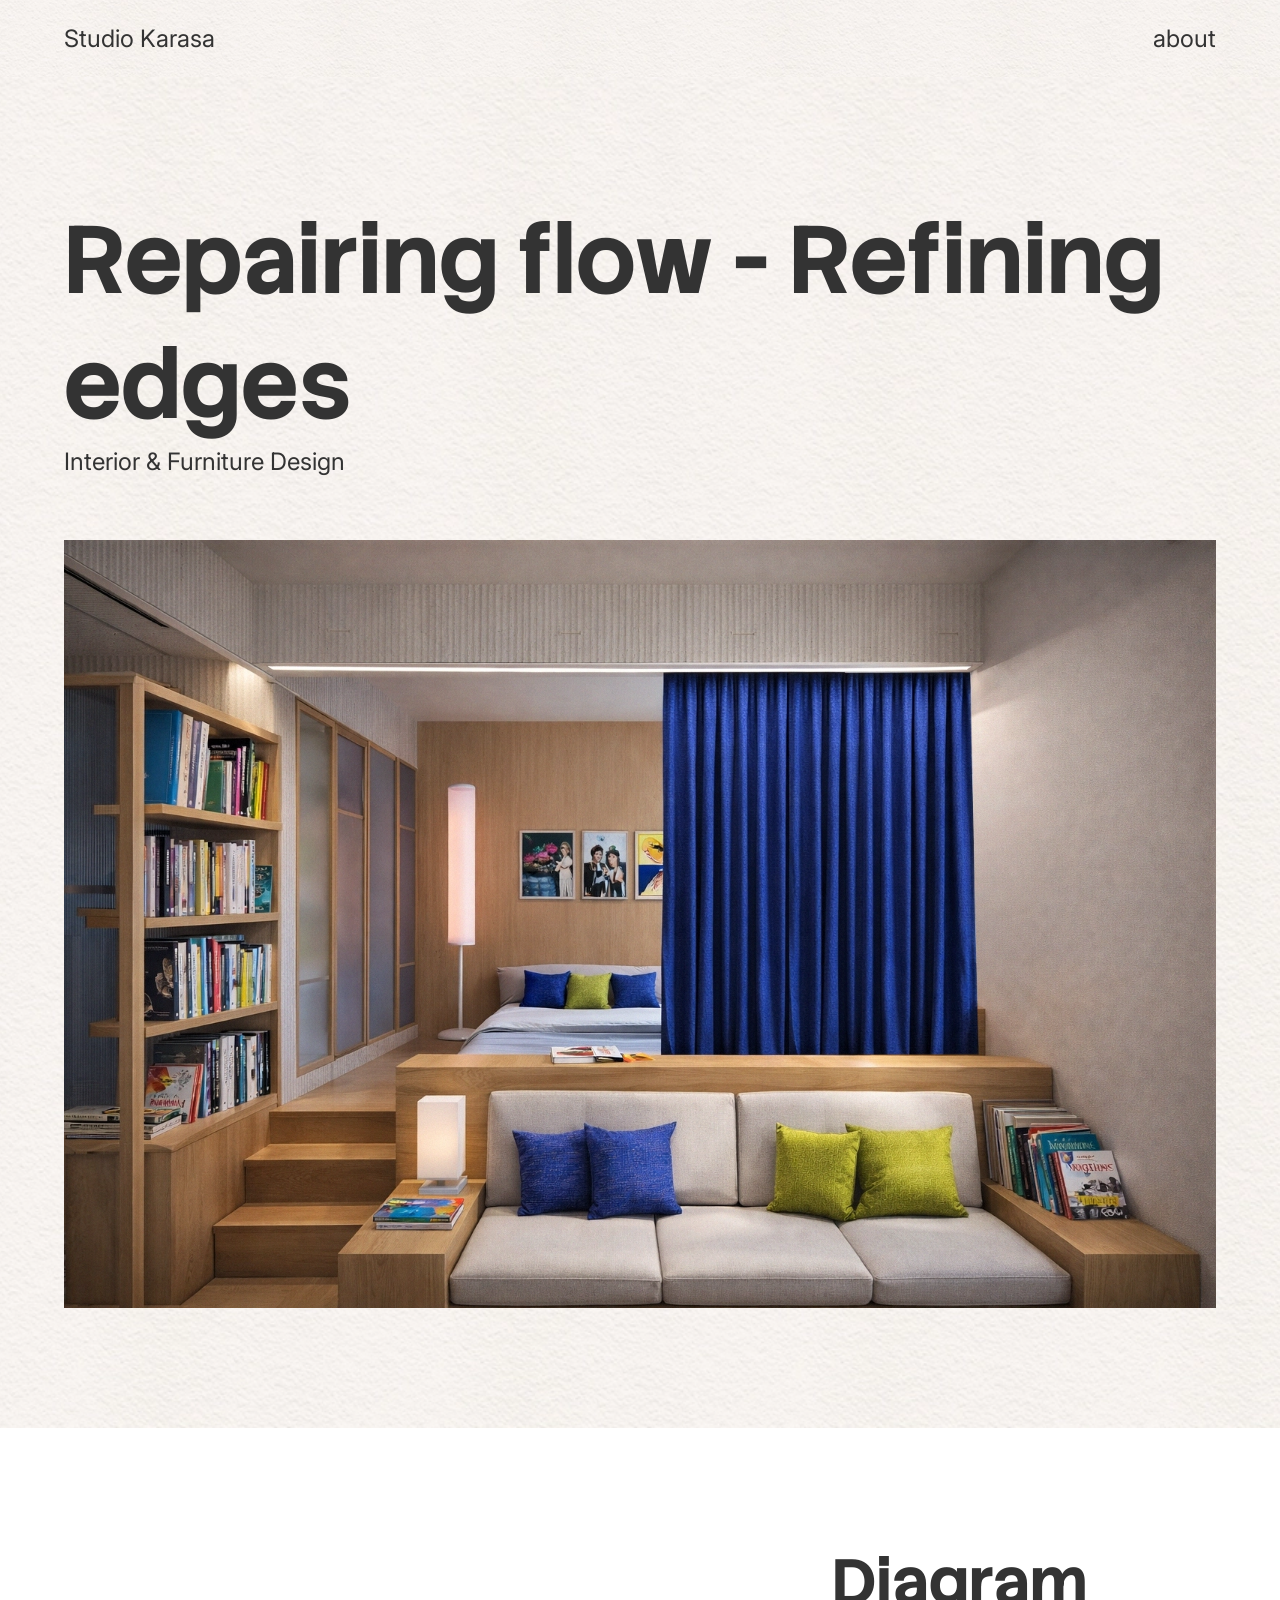
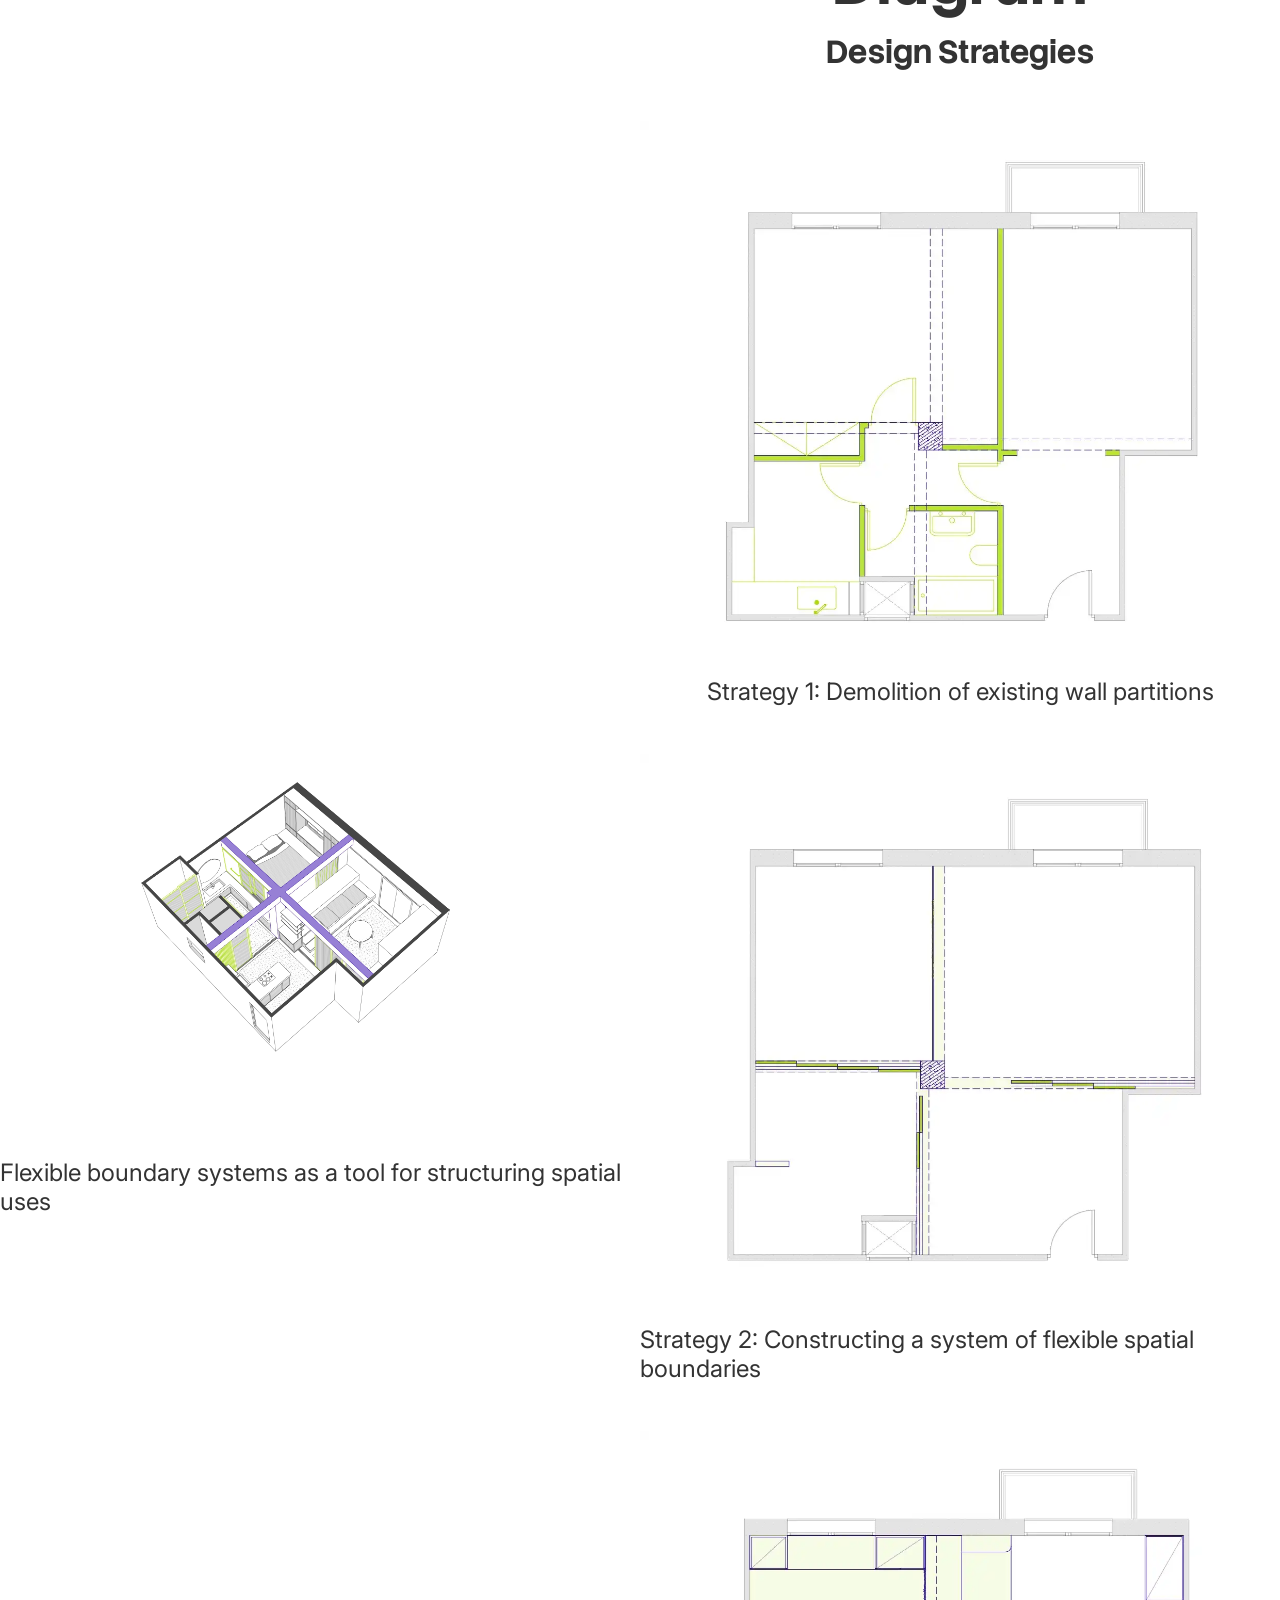
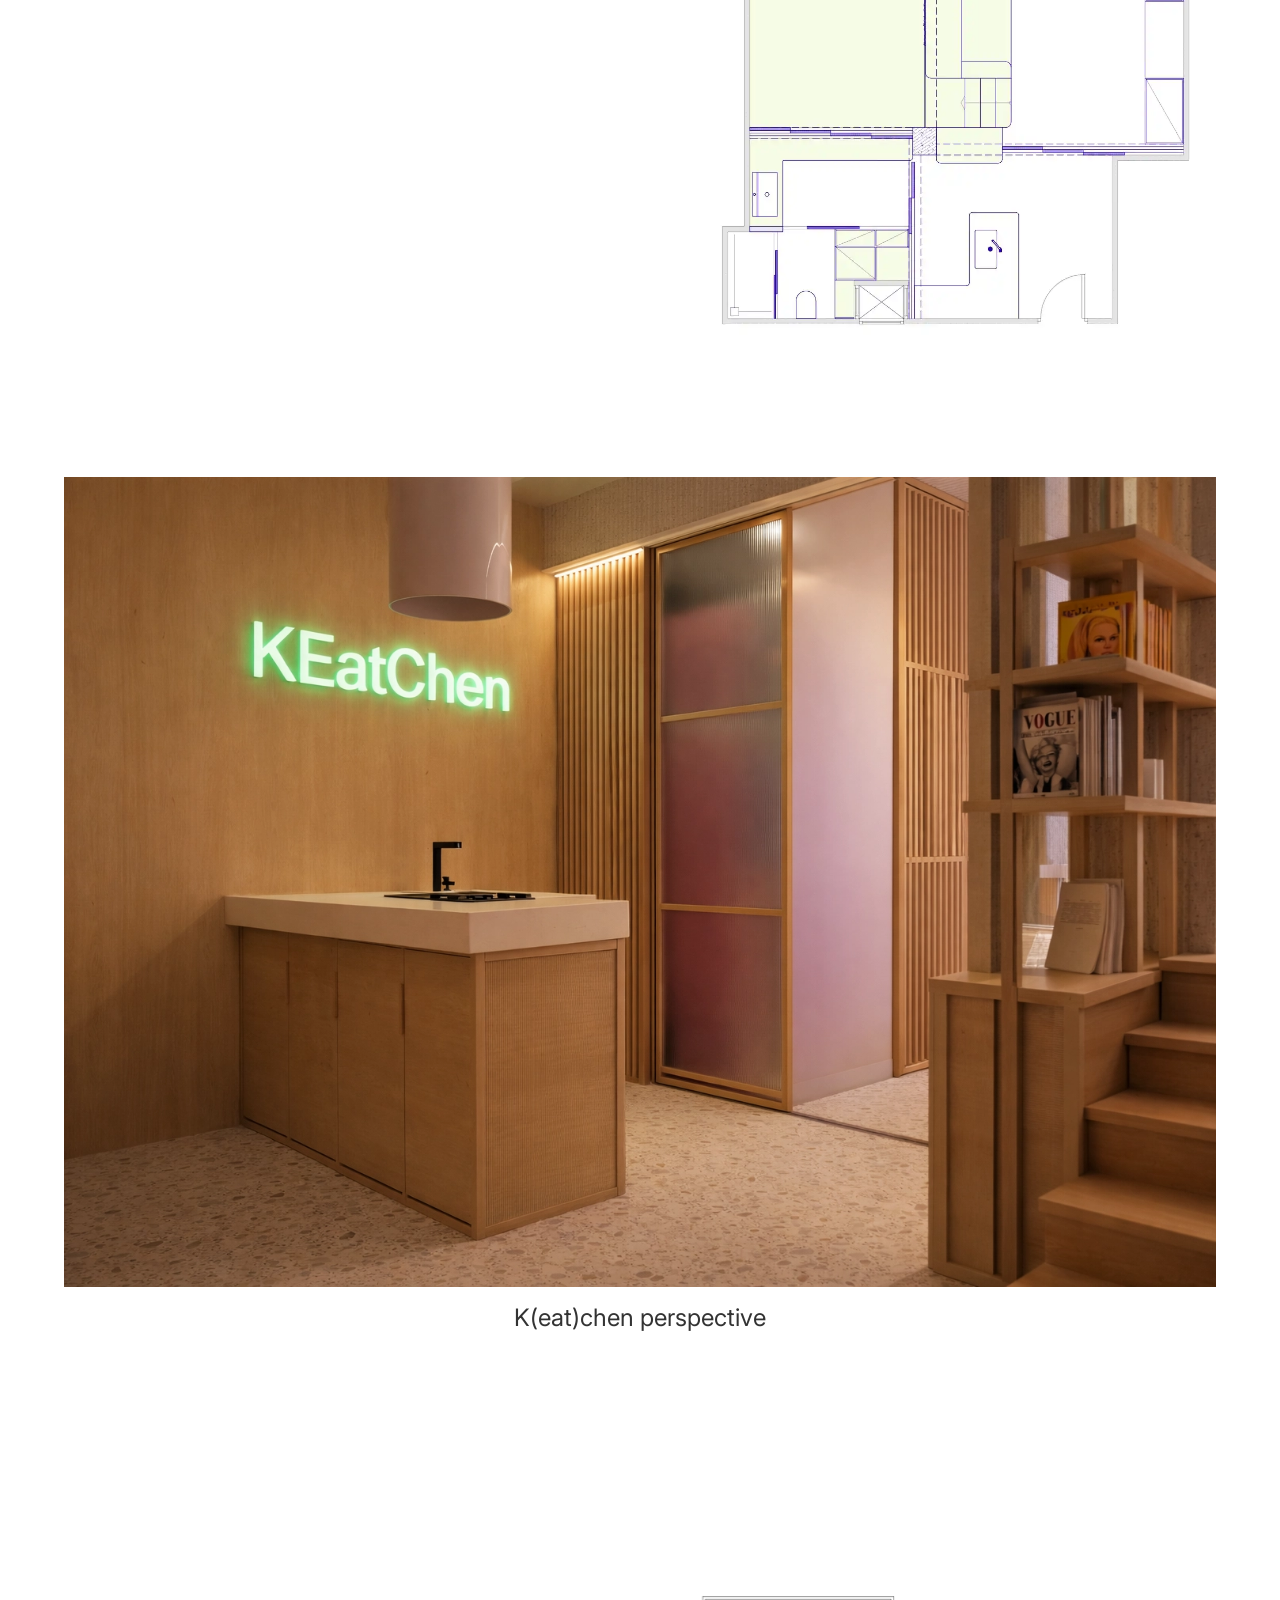
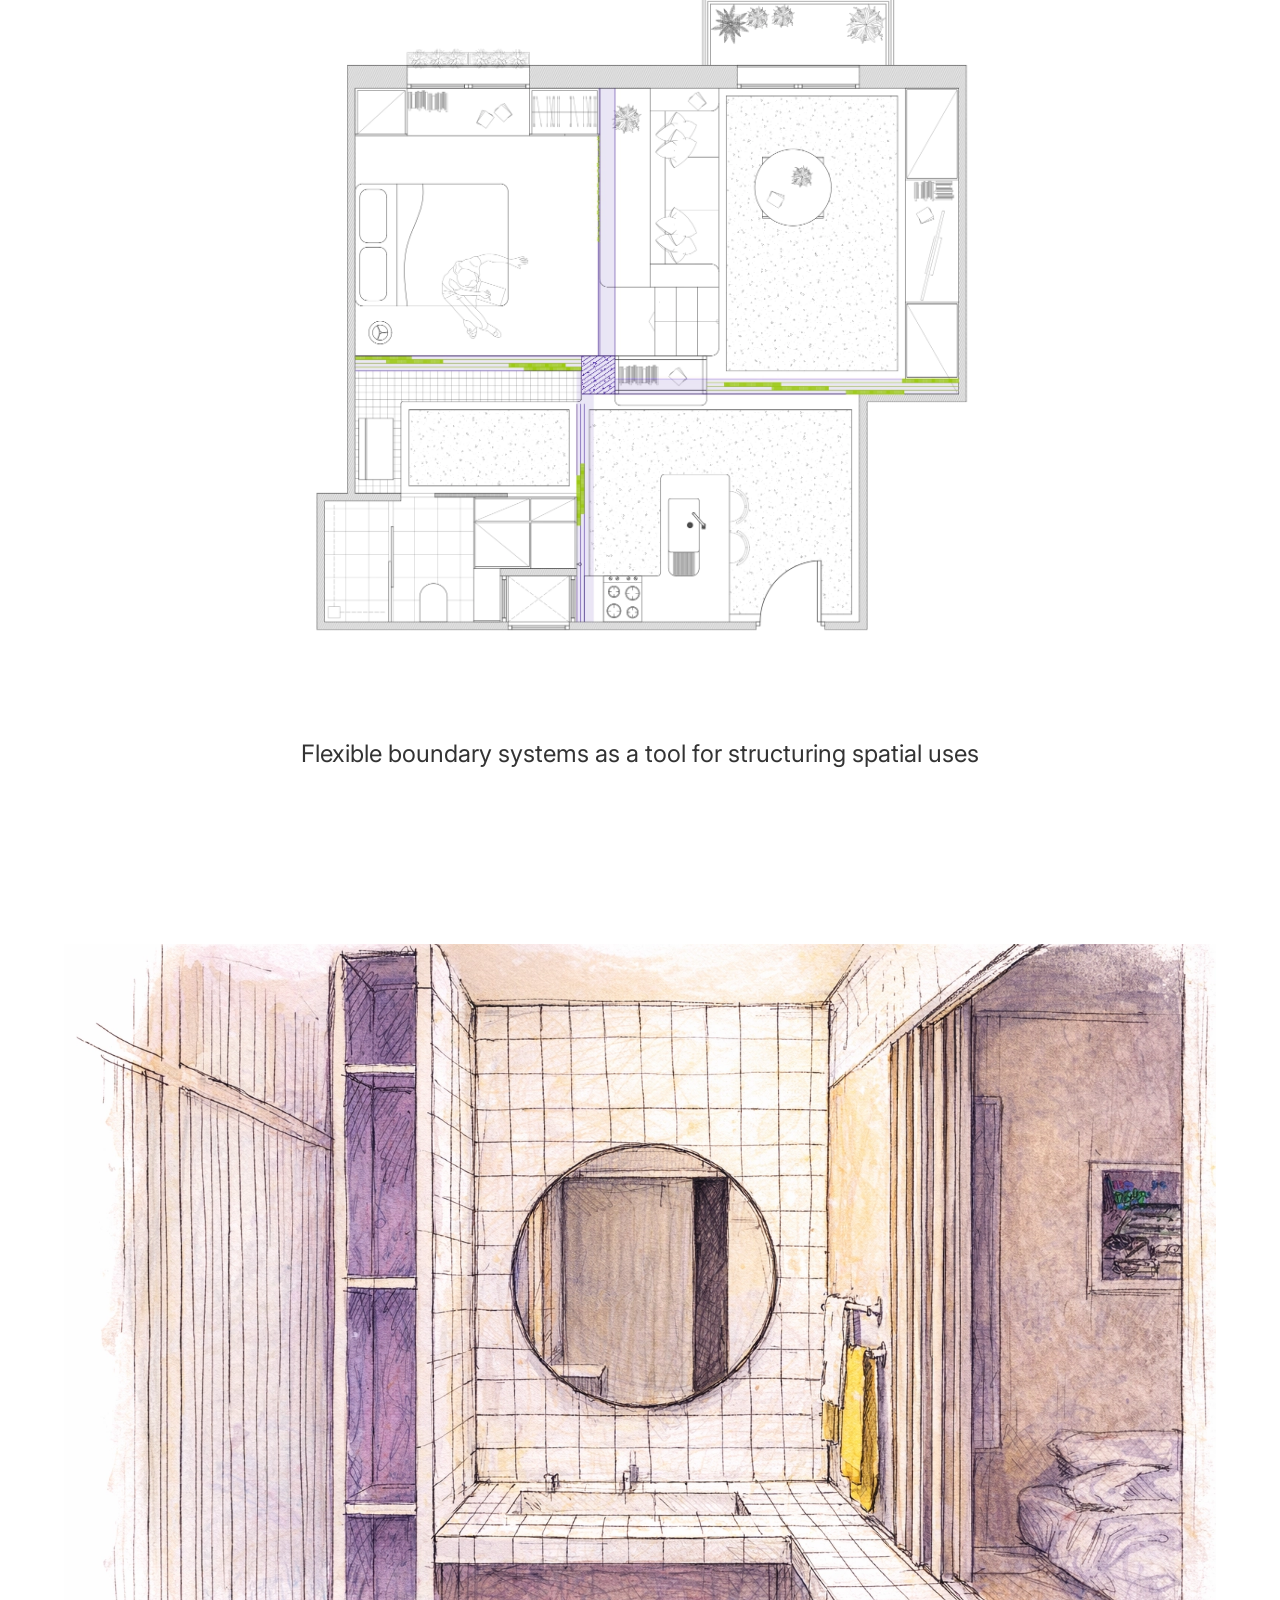
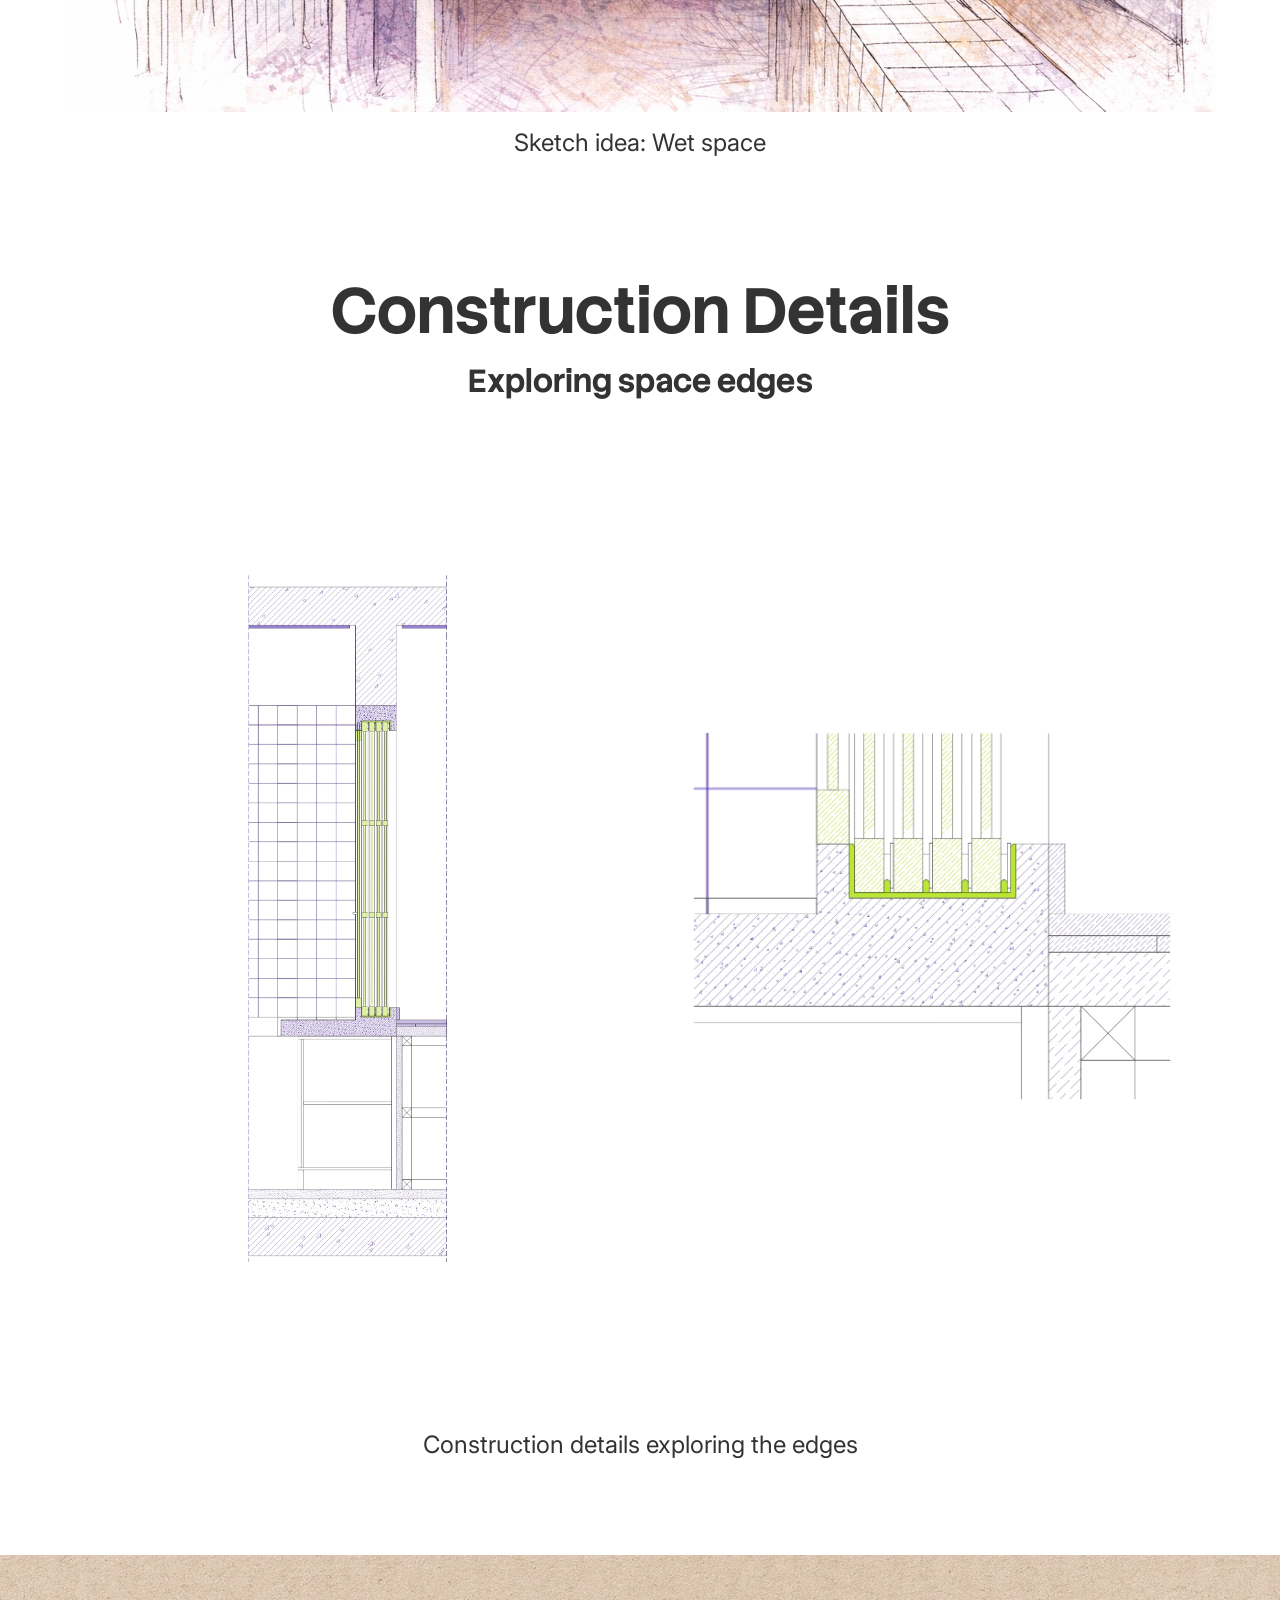
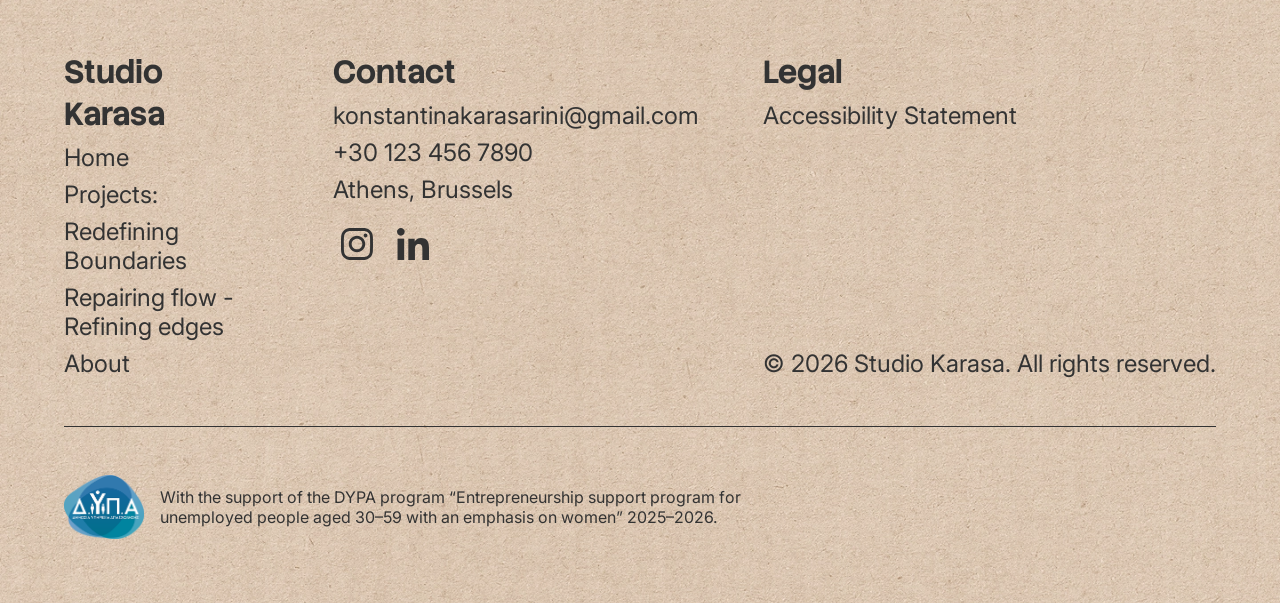
<file: repairingFlow.html>
<!doctype html>
<html lang="en">
  <head>
    <meta charset="UTF-8" />
    <meta name="viewport" content="width=device-width, initial-scale=1.0" />
    <title>Studio Karasa: Repairing Flow</title>
    <link rel="stylesheet" href="style.css" />
  </head>
  <body class="projectPage">
    <nav>
      <a href="index.html">Studio Karasa</a>
      <a href="about.html">about</a>
    </nav>
    <main>
      <div class="projectHero">
        <div class="projectHeroTxt">
          <h1>Repairing flow - Refining edges</h1>
          <p>Interior & Furniture Design</p>
        </div>

        <img
          src="project2\render1.webp"
          alt="View from living room to the bedroom"
        />
      </div>
      <div class="projectContainer">
        <div class="projectTxt"></div>
        <div class="projectImgGrid">
          <div class="projectImg">
            <img
              src="project2\Αξονομετρικο-Model_page-0001.webp"
              alt="Axonometric 3d drawing of the apartment"
            />
            <p>
              Flexible boundary systems as a tool for structuring spatial uses
            </p>
          </div>
          <div class="projectImgCol">
            <div class="text-center">
              <h2>Diagram</h2>
              <h3>Design Strategies</h3>
            </div>
            <div class="projectImg">
              <img
                src="project2\Diagram - Wall demolish_page-0001.webp"
                alt="Floor plan before intervention"
              />
              <p>Strategy 1: Demolition of existing wall partitions</p>
            </div>
            <div class="projectImg">
              <img
                src="project2\Diagram - Flexible Walls_page-0001.webp"
                alt="Floor plan after intervention"
              />
              <p>
                Strategy 2: Constructing a system of flexible spatial boundaries
              </p>
            </div>
            <div class="projectImg">
              <img
                src="project2\Diagram - Elevated floor_page-0001.webp"
                alt="Floor plan after intervention with furniture"
              />
              <!-- <p>Furniture details</p> -->
            </div>
          </div>
        </div>
        <div class="projectImgs">
          <div class="projectImg">
            <img
              src="project2\render2.webp"
              alt="View from the living room to the kitchen"
            />
            <p>K(eat)chen perspective</p>
          </div>
        </div>
        <div class="projectImgs">
          <div class="projectImg">
            <img
              src="project2\catoikia_rev4_page-0001.webp"
              alt="Floor plan: Apartment after the renovation"
            />
            <p>
              Flexible boundary systems as a tool for structuring spatial uses
            </p>
          </div>
        </div>
        <div class="projectImgs">
          <div class="projectImg">
            <img
              src="project2\Sketch.webp"
              alt="Sketch: View from the kitchen to the bathroom"
            />
            <p>Sketch idea: Wet space</p>
          </div>
        </div>
        <div class="text-center">
          <h2>Construction Details</h2>
          <h3>Exploring space edges</h3>
        </div>
        <div class="project2Imgs">
          <div class="projectImg">
            <img
              src="project2\Οικοδομικη Λεπτρομερεια_Πανελα_page-0001.webp"
              alt="Construction detail: Sliding Panels"
            />
            <!-- <p>Furniture marks previous boundaries within space</p> -->
          </div>
          <div class="projectImg">
            <img
              src="project2\Οικοδομικη Λεπτρομερεια_Πανελα_1-2_5_page-0001.webp"
              alt="Sliding panels joint's constructtion detail"
            />
            <!-- <p>A space within space</p> -->
          </div>
        </div>
        <div class="text-center">
          <p>Construction details exploring the edges</p>
        </div>
      </div>
    </main>
    <footer>
      <div class="row">
        <div class="col">
          <h3>Studio Karasa</h3>
          <a href="index.html">Home</a>
          <P>Projects:</p>
           <a href="redefiningBoundaries.html">Redefining Boundaries</a>
           <a href="repairingFlow.html">Repairing flow - Refining edges</a>
    
          <a href="about.html">About</a>
        </div>
        <div class="col">
          <h3>Contact</h3>
          <p>konstantinakarasarini@gmail.com</p>
          <p>+30 123 456 7890</p>
          <p>Athens, Brussels</p>

          <div class="socials">
            <a href="https://www.instagram.com/karasa_sketches?igsh=M2k4bXcxYTNqY3My&utm_source=qr" target="_blank"
              ><img src="imgs/Insta.svg" alt="Instagram"
            /></a>
            <a href="https://www.linkedin.com/in/konstantina-nikoletta-karasarini-8410b9204/" target="_blank"
              ><img src="imgs/linkedin.svg" alt="LinkedIn"
            /></a>
          </div>
        </div>
        <div class="col-between">
          <div class="col">
            <h3>Legal</h3>
            <a href="accessibilityStatement.html">Accessibility Statement</a>
          </div>
          <div class="copyright">
            <p>&copy; 2026 Studio Karasa. All rights reserved.</p>
          </div>
        </div>
      </div>
      <div class="dypa">
        <img src="imgs\DYPA_logo.png" alt="dypa logo" />
        <p>
          With the support of the DYPA program “Entrepreneurship support program
          for unemployed people aged 30–59 with an emphasis on women” 2025–2026.
        </p>
      </div>
    </footer>
  </body>
</html>
</file>
<file: style.css>
@import url("https://fonts.googleapis.com/css2?family=Stack+Sans+Headline:wght@200..700&display=swap");
@import url("https://fonts.googleapis.com/css2?family=Inter:ital,opsz,wght@0,14..32,100..900;1,14..32,100..900&display=swap");

body {
  display: flex;
  flex-direction: column;
  padding: 0;
  margin: 0;
  color: #333;
  font-family: "Stack Sans Headline", sans-serif;
}

nav {
  display: flex;
  flex-direction: row;
  justify-content: space-between;
  padding: 24px 64px;
  /* position: sticky; */
  top: 0;
  /* background-image: url("imgs/WaveIllustration.webp");
  background-size: cover; */
  background-position: top;
  z-index: 1000;
  background-color: #fff;
}

.nav-spacer {
  display: flex;
  flex-direction: row;
  gap: 32px;
}

nav a {
  text-decoration: none;
  color: #333;
  font-size: 24px;
}

a.active {
  font-weight: 500;
}

h1 {
  font-size: 96px;
  margin: 0;
  max-width: 1200px;
}

h2 {
  font-size: 64px;
  margin: 0;
}

h3 {
  font-size: 32px;
  margin: 0;
}

p,
li {
  max-width: 800px;
  font-size: 24px;
  margin: 0;
  font-weight: 400;
  font-family: "Inter", sans-serif;
  word-wrap: break-word;
}
ul {
  margin: 0;
}

a {
  color: #333;
  text-decoration: none;
  font-size: 24px;
  font-family: "Inter", sans-serif;
}

.projectPage nav,
.aboutPage nav,
.axPage nav {
  background-image: url("imgs/whitePaper.webp");
  background-size: cover;
  background-position: center;
}

.hero {
  display: flex;
  flex-direction: column;
  padding: 120px 64px;
  gap: 64px;
  min-height: calc(100vh - 66px);
  /* background-color: #f5f5f5; */
  /* background-image: url("imgs/WaveIllustration.webp");
  background-size: cover;
  background-position: center; */
}

.mission {
  display: flex;
  flex-direction: column;
  align-items: center;
  padding: 240px 64px;
  gap: 64px;
  background-image: url("imgs/recycled.webp");
  background-size: cover;
  background-position: center;
}

.mission p {
  font-size: 32px;
  max-width: 1000px;
}

.values {
  display: flex;
  flex-direction: column;
  padding: 120px 64px;
  background-image: url("imgs/whitePaper.webp");
  background-size: cover;
  background-position: center;
  gap: 64px;
}

.renov-projects {
  display: flex;
  flex-direction: column;
  padding: 120px 64px;
  gap: 64px;
  background-image: url("imgs/whitePaper.webp");
  background-size: cover;
  background-position: center;
}

.urban-projects {
  display: flex;
  flex-direction: column;
  padding: 120px 64px;
  background-image: url("imgs/whitePaper.webp");
  background-size: cover;
  background-position: center;
  gap: 64px;
}

.card-container {
  display: flex;
  flex-direction: row;
  gap: 48px;
}

.value-card,
.project-card {
  display: flex;
  flex-direction: column;
  gap: 16px;
  flex: 1;
  /* background-color: #b9b9b9; */
}

.project-card img {
  width: 100%;
  height: auto;
}

.value-card img {
  width: 100%;
  height: 50%;
  object-fit: contain;
}

.details {
  display: flex;
  flex-direction: row;
  gap: 16px;
}

.row {
  display: flex;
  flex-direction: row;
  flex-wrap: wrap;
  /* justify-content:space-between; */

  gap: 64px;
}

.dypa{
  display:flex;
  gap:16px;
  /* justify-content: center; */
  border-top:1px solid #333;
  padding-top:48px;
  align-items: center;
}

footer {
  padding: 96px 64px 64px;
  display: flex;
  flex-direction: column;
  background-image: url("imgs/brownPaper.webp");
  background-size: cover;
  background-position: center;
  gap:48px;
}



.dypa img{
  height:64px;
}

.dypa p{
  font-size:16px;
  max-width:600px
}

.col {
  flex: 1;
  display: flex;
  flex-direction: column;
  gap: 8px;
  /* width: 30%; */
}
.col-between {
  display: flex;
  flex-direction: column;
  justify-content: space-between;
  gap: 8px;
}

.socials {
  display: flex;
  flex-direction: row;
  gap: 8px;
  padding-top: 8px;
}

.about,
.ax {
  display: flex;
  flex-direction: column;
  padding: 120px 64px;
  gap: 64px;
  background-image: url("imgs/whitePaper.webp");
  background-size: cover;
  background-position: center;
}

.about-txt,
.ax-txt {
  max-width: 800px;
  display: flex;
  flex-direction: column;
  gap: 16px;
}

.projectHero {
  display: flex;
  flex-direction: column;
  padding: 120px 64px;
  gap: 64px;
  background-image: url("imgs/whitePaper.webp");
  background-size: cover;
  background-position: center;
}

.projectContainer {
  display: flex;
  flex-direction: column;
  padding: 64px 0 96px;
  gap: 48px;
}

.projectImgs {
  display: flex;
  flex-direction: column;
  padding: 64px;
  gap: 24px;
}

.project2Imgs {
  display: flex;
  /* flex-direction: column; */
  padding: 64px;
  gap: 16px;
}

.projectImgCol {
  display: flex;
  flex-direction: column;
  gap: 48px;
  flex: 1;
  align-items: center;
  /* width: 50%; */
}

.projectImgGrid {
  display: flex;
}

.projectImgGrid .projectImg {
  align-items: center;
  justify-content: center;
  flex: 1;
}

.project2Imgs .projectImg {
  width: 50%;
}

.projectImg {
  display: flex;
  flex-direction: column;
  align-items: center;
  gap: 16px;
}

.text-center {
  display: flex;
  flex-direction: column;
  align-items: center;
  gap: 8px;
}

.projectImg img {
  max-width: 100%;
  height: auto;
  mix-blend-mode: multiply;
}

.axPage h2 {
  font-size: 48px;
}

.ax-txt {
  gap: 64px;
}

@media (max-width: 768px) {
  /* nav {
    flex-direction: column;
    align-items: center;
    gap: 16px;
  } */

  nav {
    padding: 16px 32px;
  }

  nav a {
    font-size: 18px;
  }

  h1 {
    font-size: 48px;
  }

  h2,
  .axPage h2 {
    font-size: 32px;
  }

  h3 {
    font-size: 24px;
  }

  p,
  a,
  li {
    font-size: 18px;
  }

  .hero{
    min-height:50vh;
  }

  .hero,
  .mission,
  .values,
  .renov-projects,
  .urban-projects,
  .about,
  .ax,
  footer,
  .projectHero,
  .projectImgs,
  .project2Imgs {
    padding: 64px 32px;
  }

  .card-container {
    flex-direction: column;
  }

  footer {
    flex-direction: column;
    /* align-items: center; */
  }

  .col {
    width: 100%;
  }
}
</file>
